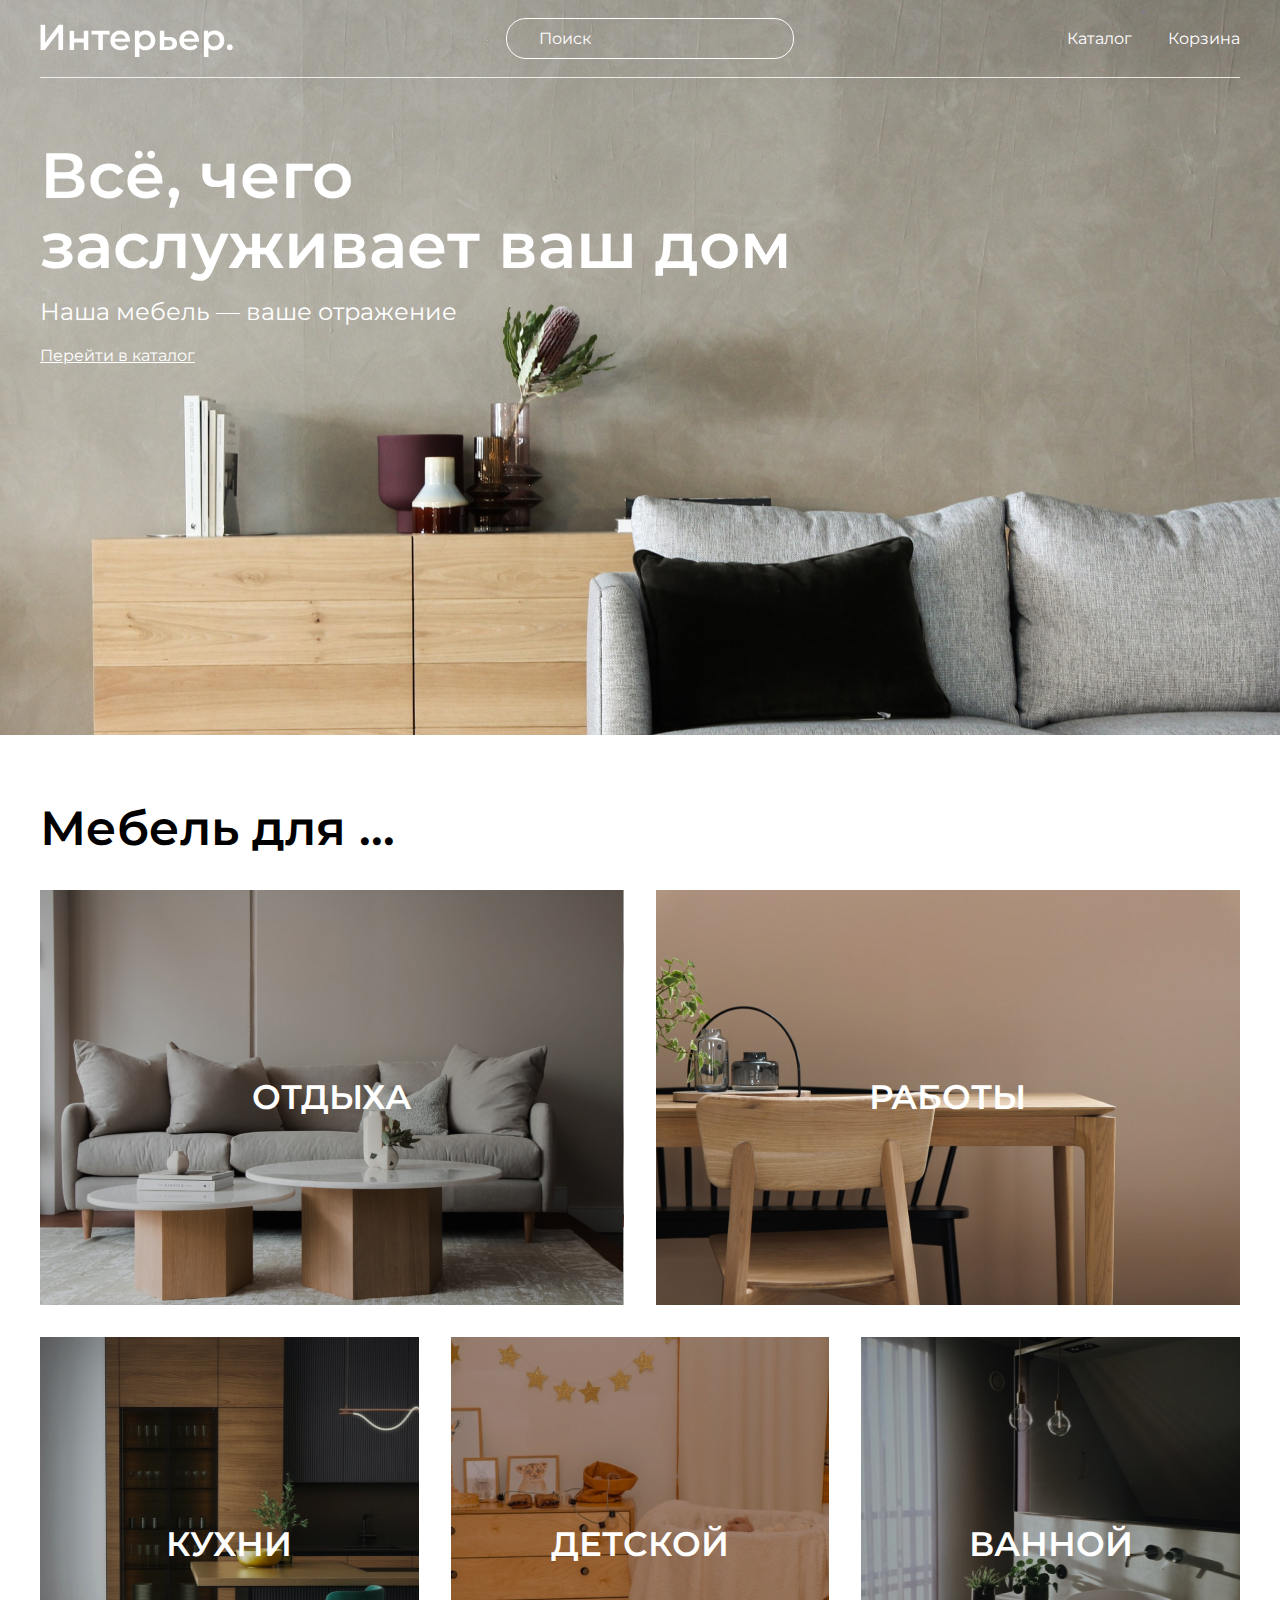
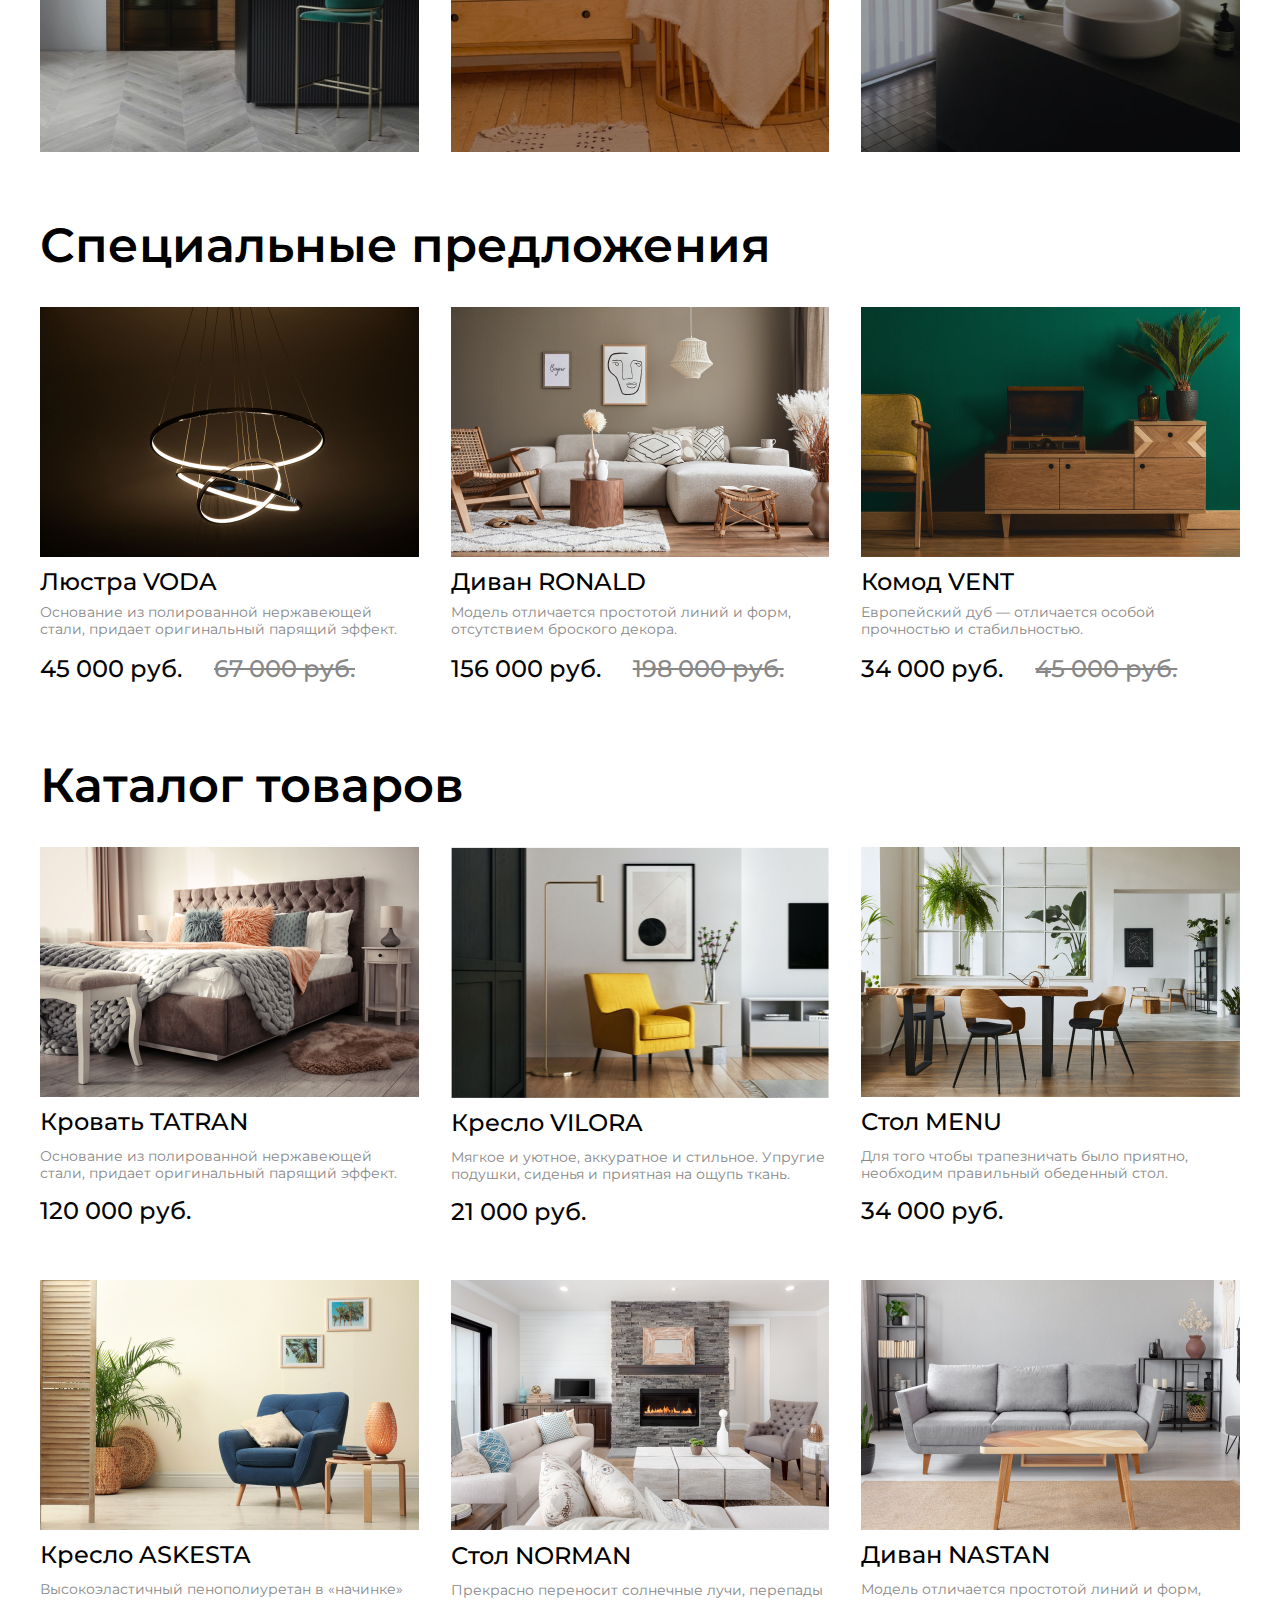
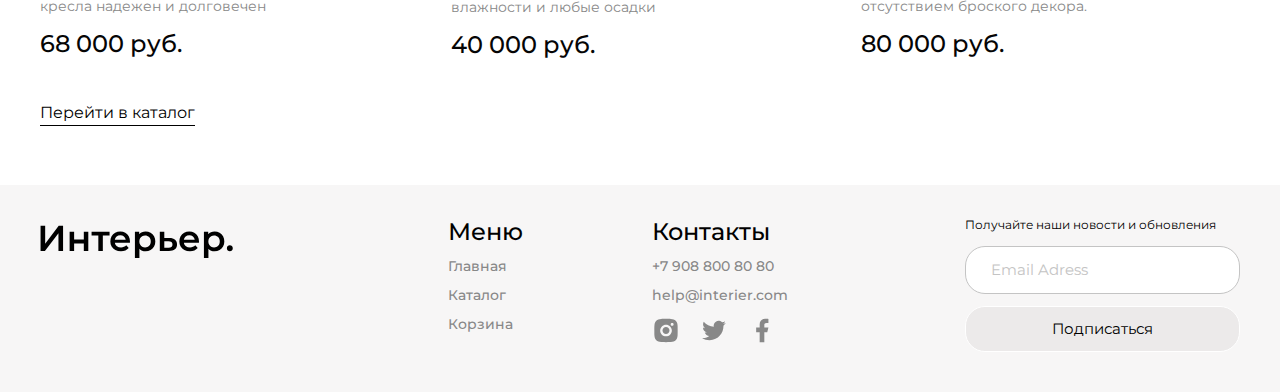
<file: index.html>
<!DOCTYPE html>
<html lang="ru">
  <head>
    <meta charset="UTF-8" />
    <meta http-equiv="X-UA-Compatible" content="IE=edge" />
    <meta name="viewport" content="width=device-width, initial-scale=1.0" />
    <link rel="stylesheet" href="css/normalize.css" />
    <link rel="stylesheet" href="css/style.css" />
    <link type="image/x-icon" rel="shortcut icon" href="/favicon.ico" />
    <link type="Image/x-icon" href="/favicon.ico" rel="icon" />
    <title>Главная страница</title>
    <link rel="preconnect" href="https://fonts.googleapis.com" />
    <link rel="preconnect" href="https://fonts.gstatic.com" crossorigin />
    <link
      href="https://fonts.googleapis.com/css2?family=Montserrat:wght@400;500;600&display=swap"
      rel="stylesheet"
    />
  </head>

  <body>
    <main class="main">
      <div class="top container">
        <header class="header" id="top">
          <div class="flex header__container">
            <a class="logo" href="index.html" title="Логотип Компании">
              <img class="logo__img" src="img/logo.svg" alt="logo" />
            </a>
            <form class="header__form" action="#">
              <input class="top__input" type="text" placeholder="Поиск" />
            </form>
            <nav class="header__nav">
              <a class="nav-link" href="catalog.html" title="Каталог"
                >Каталог</a
              >
              <a class="nav-link" href="cart.html">Корзина</a>
            </nav>
            <div class="menu-mob">
              <a href="#"
                ><svg
                  width="20"
                  height="19"
                  viewBox="0 0 20 19"
                  fill="none"
                  xmlns="http://www.w3.org/2000/svg"
                >
                  <g clip-path="url(#clip0_310_614)">
                    <path
                      d="M5.7515 2.99141C4.59282 4.14838 3.91891 5.70363 3.86709 7.34023C3.81528 8.97682 4.38946 10.5716 5.47264 11.7995C6.55581 13.0275 8.06645 13.7962 9.69672 13.9491C11.2973 14.0991 12.8949 13.6444 14.1757 12.6766L17.5069 16.0085L17.5069 16.0085C17.5897 16.0914 17.6881 16.1571 17.7963 16.2019C17.9046 16.2468 18.0206 16.2698 18.1377 16.2698C18.2549 16.2698 18.3709 16.2468 18.4791 16.2019C18.5873 16.1571 18.6857 16.0914 18.7685 16.0085C18.8514 15.9257 18.9171 15.8274 18.9619 15.7191C19.0068 15.6109 19.0298 15.4949 19.0298 15.3777C19.0298 15.2606 19.0068 15.1446 18.9619 15.0363C18.9171 14.9281 18.8514 14.8298 18.7685 14.7469L18.7685 14.7469L15.4368 11.416C16.4021 10.135 16.8547 8.53846 16.7038 6.93943C16.5501 5.31054 15.7816 3.80139 14.5547 2.719C13.3277 1.63662 11.7345 1.06232 10.0992 1.11292C8.46381 1.16352 6.90917 1.83523 5.7515 2.99141ZM5.7515 2.99141L5.82216 3.06217L5.7515 2.99141ZM13.5895 4.25366C14.0271 4.68416 14.3751 5.19703 14.6135 5.76269C14.8518 6.32835 14.9758 6.93561 14.9783 7.54944C14.9808 8.16327 14.8618 8.77152 14.628 9.3391C14.3943 9.90669 14.0505 10.4224 13.6164 10.8564C13.1824 11.2905 12.6667 11.6343 12.0991 11.868C11.5315 12.1018 10.9233 12.2208 10.3094 12.2183C9.6956 12.2158 9.08834 12.0918 8.52268 11.8535C7.95702 11.6151 7.44415 11.2671 7.01365 10.8295C6.15334 9.95509 5.67341 8.77613 5.6784 7.54944C5.6834 6.32275 6.17291 5.14773 7.04032 4.28033C7.90772 3.41292 9.08274 2.92341 10.3094 2.91841C11.5361 2.91342 12.7151 3.39335 13.5895 4.25366Z"
                      fill="white"
                      stroke="white"
                      stroke-width="0.2"
                    />
                  </g>
                  <defs>
                    <clipPath id="clip0_310_614">
                      <rect
                        width="19"
                        height="19"
                        fill="white"
                        transform="translate(0.800537)"
                      />
                    </clipPath>
                  </defs>
                </svg>
              </a>
              <a href="catalog.html"
                ><svg
                  width="20"
                  height="21"
                  viewBox="0 0 20 21"
                  fill="none"
                  xmlns="http://www.w3.org/2000/svg"
                >
                  <rect
                    x="0.800537"
                    y="0.900024"
                    width="4.57143"
                    height="4.57143"
                    fill="white"
                  />
                  <rect
                    x="0.800537"
                    y="8.21436"
                    width="4.57143"
                    height="4.57143"
                    fill="white"
                  />
                  <rect
                    x="0.800537"
                    y="15.5286"
                    width="4.57143"
                    height="4.57143"
                    fill="white"
                  />
                  <rect
                    x="8.11401"
                    y="8.21436"
                    width="4.57143"
                    height="4.57143"
                    fill="white"
                  />
                  <rect
                    x="8.11401"
                    y="15.5286"
                    width="4.57143"
                    height="4.57143"
                    fill="white"
                  />
                  <rect
                    x="8.11401"
                    y="0.900024"
                    width="4.57143"
                    height="4.57143"
                    fill="white"
                  />
                  <rect
                    x="15.4285"
                    y="8.21436"
                    width="4.57143"
                    height="4.57143"
                    fill="white"
                  />
                  <rect
                    x="15.4285"
                    y="15.5286"
                    width="4.57143"
                    height="4.57143"
                    fill="white"
                  />
                  <rect
                    x="15.4285"
                    y="0.900024"
                    width="4.57143"
                    height="4.57143"
                    fill="white"
                  />
                </svg>
              </a>
              <a href="cart.html">
                <svg
                  width="25"
                  height="25"
                  viewBox="0 0 25 25"
                  fill="none"
                  xmlns="http://www.w3.org/2000/svg"
                >
                  <path
                    d="M14.5834 20.8333C15.1359 20.8333 15.6658 20.6138 16.0566 20.2231C16.4473 19.8324 16.6667 19.3025 16.6667 18.75C16.6667 18.1974 16.4473 17.6675 16.0566 17.2768C15.6658 16.8861 15.1359 16.6666 14.5834 16.6666C14.0309 16.6666 13.501 16.8861 13.1103 17.2768C12.7196 17.6675 12.5001 18.1974 12.5001 18.75C12.5001 19.3025 12.7196 19.8324 13.1103 20.2231C13.501 20.6138 14.0309 20.8333 14.5834 20.8333ZM7.29174 20.8333C7.84428 20.8333 8.37418 20.6138 8.76488 20.2231C9.15558 19.8324 9.37508 19.3025 9.37508 18.75C9.37508 18.1974 9.15558 17.6675 8.76488 17.2768C8.37418 16.8861 7.84428 16.6666 7.29174 16.6666C6.73921 16.6666 6.20931 16.8861 5.81861 17.2768C5.4279 17.6675 5.20841 18.1974 5.20841 18.75C5.20841 19.3025 5.4279 19.8324 5.81861 20.2231C6.20931 20.6138 6.73921 20.8333 7.29174 20.8333ZM20.873 6.16975C21.133 6.16136 21.3796 6.05217 21.5606 5.86525C21.7416 5.67834 21.8428 5.42836 21.8428 5.16819C21.8428 4.90801 21.7416 4.65804 21.5606 4.47112C21.3796 4.28421 21.133 4.17501 20.873 4.16663H19.674C18.7345 4.16663 17.922 4.81871 17.7178 5.73538L16.4126 11.6125C16.2084 12.5291 15.3959 13.1812 14.4563 13.1812H6.63133L5.12924 7.17079H14.8636C15.1212 7.15904 15.3644 7.04844 15.5425 6.86199C15.7206 6.67555 15.82 6.42761 15.82 6.16975C15.82 5.91189 15.7206 5.66395 15.5425 5.47751C15.3644 5.29106 15.1212 5.18046 14.8636 5.16871H5.12924C4.82473 5.16862 4.5242 5.23796 4.25051 5.37145C3.97682 5.50495 3.73716 5.69909 3.54976 5.93911C3.36236 6.17913 3.23215 6.45872 3.16903 6.75662C3.10591 7.05452 3.11154 7.36289 3.1855 7.65829L4.68758 13.6666C4.79586 14.1002 5.046 14.485 5.39821 14.7601C5.75042 15.0351 6.18447 15.1844 6.63133 15.1843H14.4563C15.368 15.1845 16.2524 14.8736 16.9636 14.3032C17.6748 13.7327 18.1701 12.9368 18.3678 12.0468L19.674 6.16975H20.873Z"
                    fill="white"
                  />
                </svg>
              </a>
            </div>
          </div>
        </header>
        <section class="hero">
          <h1 class="hero__title">Всё, чего&nbsp; <br />заслуживает ваш дом</h1>
          <p class="hero__text">Наша мебель — ваше отражение</p>
          <a class="hero__link" href="catalog.html" title="Каталог"
            >Перейти в каталог</a
          >
        </section>
      </div>

      <section class="for">
        <div class="container">
          <h2 class="for__heading">Мебель для ...</h2>
          <ul class="for__list list-reset">
            <li class="for__list-item for__item-1 for__item-big">ОТДЫХА</li>
            <li class="for__list-item for__item-2 for__item-big">РАБОТЫ</li>
            <li class="for__list-item for__item-3">КУХНИ</li>
            <li class="for__list-item for__item-4">ДЕТСКОЙ</li>
            <li class="for__list-item for__item-5">ВАННОЙ</li>
          </ul>
        </div>
      </section>

      <section class="offer">
        <div class="container">
          <h2 class="offer__title subtitle">Специальные предложения</h2>
          <ul class="offer__list list-reset">
            <li class="offer__item">
              <picture>
                <source
                  srcset="img/offer-1-375.jpg"
                  media="(max-width: 576px)"
                />
                <source
                  srcset="img/offer-1-tablet.jpg"
                  media="(max-width: 834px)"
                />
                <img class="offer__img" src="img/chandelier.jpg" alt="Люстра" />
              </picture>

              <h3 class="offer__subtitle">Люстра VODA</h3>
              <p class="offer__text">
                Основание из&nbsp;полированной нержавеющей стали, придает
                оригинальный парящий эффект.
              </p>
              <div class="offer__price">
                <span class="offer__new">45 000 руб.</span>
                <span class="offer__old">67 000 руб.</span>
              </div>
            </li>
            <li class="offer__item">
              <picture>
                <source
                  srcset="img/offer-2-375.jpg"
                  media="(max-width: 576px)"
                />
                <source
                  srcset="img/offer-2-tablet.jpg"
                  media="(max-width: 834px)"
                />
                <img class="offer__img" src="img/sofa.jpg" alt="Диван" />
              </picture>
              <h3 class="offer__subtitle">Диван RONALD</h3>
              <p class="offer__text">
                Модель отличается простотой линий и&nbsp;форм, отсутствием
                броского декора.
              </p>
              <div class="offer__price flex">
                <span class="offer__new">156 000 руб.</span>
                <span class="offer__old">198 000 руб.</span>
              </div>
            </li>
            <li class="offer__item">
              <picture>
                <source
                  srcset="img/offer-3-375.jpg"
                  media="(max-width: 576px)"
                />
                <source
                  srcset="img/offer-3-tablet.jpg"
                  media="(max-width: 834px)"
                />
                <img class="offer__img" src="img/dresser.jpg" alt="Комод" />
              </picture>
              <h3 class="offer__subtitle">Комод VENT</h3>
              <p class="offer__text">
                Европейский дуб&nbsp;&mdash; отличается особой прочностью
                и&nbsp;стабильностью.
              </p>
              <div class="offer__price flex">
                <span class="offer__new">34 000 руб.</span>
                <span class="offer__old">45 000 руб.</span>
              </div>
            </li>
          </ul>
        </div>
      </section>

      <section class="catalog">
        <div class="container">
          <h2 class="catalog__title subtitle">Каталог товаров</h2>
          <ul class="catalog__list list-reset">
            <li class="catalog__item">
              <picture>
                <source
                  srcset="img/catalog-1-375.jpg"
                  media="(max-width: 576px)"
                />
                <source
                  srcset="img/catalog-1-834.jpg"
                  media="(max-width: 834px)"
                />
                <img
                  class="catalog__img"
                  src="img/bed.jpg"
                  alt="photo product"
                />
              </picture>
              <h3 class="catalog__subtitle">Кровать TATRAN</h3>
              <p class="catalog__text">
                Основание из&nbsp;полированной нержавеющей стали, придает
                оригинальный парящий эффект.
              </p>
              <p class="catalog__price">120 000 руб.</p>
            </li>
            <li class="catalog__item">
              <picture>
                <source
                  srcset="img/catalog-2-375.jpg"
                  media="(max-width: 576px)"
                />
                <source
                  srcset="img/catalog-2-834.jpg"
                  media="(max-width: 834px)"
                />
                <img
                  class="catalog__img"
                  src="img/product1.jpg"
                  alt="photo product"
                />
              </picture>
              <h3 class="catalog__subtitle">Кресло VILORA</h3>
              <p class="catalog__text">
                Мягкое и уютное, аккуратное и стильное. Упругие подушки, сиденья
                и приятная на ощупь ткань.
              </p>
              <p class="catalog__price">21 000 руб.</p>
            </li>

            <li class="catalog__item">
              <picture>
                <source
                  srcset="img/catalog-3-375.jpg"
                  media="(max-width: 576px)"
                />
                <source
                  srcset="img/catalog-3-834.jpg"
                  media="(max-width: 834px)"
                />
                <img
                  class="catalog__img"
                  src="img/table.jpg"
                  alt="photo product"
                />
              </picture>
              <h3 class="catalog__subtitle">Стол MENU</h3>
              <p class="catalog__text">
                Для того чтобы трапезничать было приятно, необходим правильный
                обеденный стол.
              </p>
              <p class="catalog__price">34 000 руб.</p>
            </li>
            <li class="catalog__item">
              <picture>
                <source
                  srcset="img/catalog-4-375.jpg"
                  media="(max-width: 576px)"
                />
                <source
                  srcset="img/catalog-4-834.jpg"
                  media="(max-width: 834px)"
                />
                <img
                  class="catalog__img"
                  src="img/armchair.jpg"
                  alt="photo product"
                />
              </picture>
              <h3 class="catalog__subtitle">Кресло ASKESTA</h3>
              <p class="catalog__text">
                Высокоэластичный пенополиуретан в&nbsp;&laquo;начинке&raquo;
                кресла надежен и&nbsp;долговечен
              </p>
              <p class="catalog__price">68 000 руб.</p>
            </li>
            <li class="catalog__item">
              <picture>
                <source
                  srcset="img/catalog-5-375.jpg"
                  media="(max-width: 576px)"
                />
                <source
                  srcset="img/catalog-5-834.jpg"
                  media="(max-width: 834px)"
                />
                <img
                  class="catalog__img"
                  src="img/table-2.jpg"
                  alt="photo product"
                />
              </picture>
              <h3 class="catalog__subtitle">Стол NORMAN</h3>
              <p class="catalog__text">
                Прекрасно переносит солнечные лучи, перепады влажности
                и&nbsp;любые осадки
              </p>
              <p class="catalog__price">40 000 руб.</p>
            </li>
            <li class="catalog__item">
              <picture>
                <source
                  srcset="img/catalog-6-375.jpg"
                  media="(max-width: 576px)"
                />
                <source
                  srcset="img/catalog-6-834.jpg"
                  media="(max-width: 834px)"
                />
                <img
                  class="catalog__img"
                  src="img/sofa-2.jpg"
                  alt="photo product"
                />
              </picture>
              <h3 class="catalog__subtitle">Диван NASTAN</h3>
              <p class="catalog__text">
                Модель отличается простотой линий и&nbsp;форм, отсутствием
                броского декора.
              </p>
              <p class="catalog__price">80 000 руб.</p>
            </li>
          </ul>
          <a class="catalog-link" href="catalog.html">Перейти в каталог</a>
        </div>
      </section>

      <footer class="footer">
        <div class="container footer__container flex">
          <a class="logo" href="index.html" title="Логотип Компании">
            <svg
              class="footer__logo"
              width="193"
              height="33"
              viewbox="0 0 193 33"
              fill="none"
              xmlns="http://www.w3.org/2000/svg"
            >
              <path
                d="M0.564 0.799998H5.172V18.692L18.708 0.799998H23.064V26H18.456V8.144L4.92 26H0.564V0.799998ZM29.6256 6.776H34.1256V14.588H43.8096V6.776H48.3096V26H43.8096V18.404H34.1256V26H29.6256V6.776ZM69.5684 10.592H62.8364V26H58.3364V10.592H51.5684V6.776H69.5684V10.592ZM89.9888 16.496C89.9888 16.808 89.9648 17.252 89.9168 17.828H74.8328C75.0968 19.244 75.7808 20.372 76.8848 21.212C78.0128 22.028 79.4048 22.436 81.0608 22.436C83.1728 22.436 84.9128 21.74 86.2808 20.348L88.6928 23.12C87.8288 24.152 86.7368 24.932 85.4168 25.46C84.0968 25.988 82.6088 26.252 80.9528 26.252C78.8408 26.252 76.9808 25.832 75.3728 24.992C73.7648 24.152 72.5168 22.988 71.6288 21.5C70.7648 19.988 70.3328 18.284 70.3328 16.388C70.3328 14.516 70.7528 12.836 71.5928 11.348C72.4568 9.836 73.6448 8.66 75.1568 7.82C76.6688 6.98 78.3728 6.56 80.2688 6.56C82.1408 6.56 83.8088 6.98 85.2728 7.82C86.7608 8.636 87.9128 9.8 88.7288 11.312C89.5688 12.8 89.9888 14.528 89.9888 16.496ZM80.2688 10.16C78.8288 10.16 77.6048 10.592 76.5968 11.456C75.6128 12.296 75.0128 13.424 74.7968 14.84H85.7048C85.5128 13.448 84.9248 12.32 83.9408 11.456C82.9568 10.592 81.7328 10.16 80.2688 10.16ZM105.567 6.56C107.439 6.56 109.107 6.968 110.571 7.784C112.059 8.6 113.223 9.752 114.063 11.24C114.903 12.728 115.323 14.444 115.323 16.388C115.323 18.332 114.903 20.06 114.063 21.572C113.223 23.06 112.059 24.212 110.571 25.028C109.107 25.844 107.439 26.252 105.567 26.252C102.975 26.252 100.923 25.388 99.4107 23.66V32.984H94.9107V6.776H99.1947V9.296C99.9387 8.384 100.851 7.7 101.931 7.244C103.035 6.788 104.247 6.56 105.567 6.56ZM105.063 22.4C106.719 22.4 108.075 21.848 109.131 20.744C110.211 19.64 110.751 18.188 110.751 16.388C110.751 14.588 110.211 13.136 109.131 12.032C108.075 10.928 106.719 10.376 105.063 10.376C103.983 10.376 103.011 10.628 102.147 11.132C101.283 11.612 100.599 12.308 100.095 13.22C99.5907 14.132 99.3387 15.188 99.3387 16.388C99.3387 17.588 99.5907 18.644 100.095 19.556C100.599 20.468 101.283 21.176 102.147 21.68C103.011 22.16 103.983 22.4 105.063 22.4ZM129.449 13.112C131.897 13.112 133.769 13.664 135.065 14.768C136.385 15.872 137.045 17.432 137.045 19.448C137.045 21.56 136.325 23.192 134.885 24.344C133.445 25.496 131.417 26.06 128.801 26.036L119.801 26V6.776H124.301V13.076L129.449 13.112ZM128.405 22.724C129.725 22.748 130.733 22.472 131.429 21.896C132.125 21.32 132.473 20.48 132.473 19.376C132.473 18.296 132.137 17.504 131.465 17C130.793 16.496 129.773 16.232 128.405 16.208L124.301 16.172V22.688L128.405 22.724ZM159.001 16.496C159.001 16.808 158.977 17.252 158.929 17.828H143.845C144.109 19.244 144.793 20.372 145.897 21.212C147.025 22.028 148.417 22.436 150.073 22.436C152.185 22.436 153.925 21.74 155.293 20.348L157.705 23.12C156.841 24.152 155.749 24.932 154.429 25.46C153.109 25.988 151.621 26.252 149.965 26.252C147.853 26.252 145.993 25.832 144.385 24.992C142.777 24.152 141.529 22.988 140.641 21.5C139.777 19.988 139.345 18.284 139.345 16.388C139.345 14.516 139.765 12.836 140.605 11.348C141.469 9.836 142.657 8.66 144.169 7.82C145.681 6.98 147.385 6.56 149.281 6.56C151.153 6.56 152.821 6.98 154.285 7.82C155.773 8.636 156.925 9.8 157.741 11.312C158.581 12.8 159.001 14.528 159.001 16.496ZM149.281 10.16C147.841 10.16 146.617 10.592 145.609 11.456C144.625 12.296 144.025 13.424 143.809 14.84H154.717C154.525 13.448 153.937 12.32 152.953 11.456C151.969 10.592 150.745 10.16 149.281 10.16ZM174.578 6.56C176.45 6.56 178.118 6.968 179.582 7.784C181.07 8.6 182.234 9.752 183.074 11.24C183.914 12.728 184.334 14.444 184.334 16.388C184.334 18.332 183.914 20.06 183.074 21.572C182.234 23.06 181.07 24.212 179.582 25.028C178.118 25.844 176.45 26.252 174.578 26.252C171.986 26.252 169.934 25.388 168.422 23.66V32.984H163.922V6.776H168.206V9.296C168.95 8.384 169.862 7.7 170.942 7.244C172.046 6.788 173.258 6.56 174.578 6.56ZM174.074 22.4C175.73 22.4 177.086 21.848 178.142 20.744C179.222 19.64 179.762 18.188 179.762 16.388C179.762 14.588 179.222 13.136 178.142 12.032C177.086 10.928 175.73 10.376 174.074 10.376C172.994 10.376 172.022 10.628 171.158 11.132C170.294 11.612 169.61 12.308 169.106 13.22C168.602 14.132 168.35 15.188 168.35 16.388C168.35 17.588 168.602 18.644 169.106 19.556C169.61 20.468 170.294 21.176 171.158 21.68C172.022 22.16 172.994 22.4 174.074 22.4ZM189.83 26.252C189.014 26.252 188.318 25.976 187.742 25.424C187.166 24.848 186.878 24.128 186.878 23.264C186.878 22.376 187.154 21.656 187.706 21.104C188.282 20.552 188.99 20.276 189.83 20.276C190.67 20.276 191.366 20.552 191.918 21.104C192.494 21.656 192.782 22.376 192.782 23.264C192.782 24.128 192.494 24.848 191.918 25.424C191.342 25.976 190.646 26.252 189.83 26.252Z"
                fill="#000000"
              />
            </svg>
          </a>
          <div class="footer__content flex">
            <div class="footer__info flex">
              <nav class="footer__nav flex">
                <h3 class="footer__caption">Меню</h3>
                <a class="footer__link" href="index.html">Главная</a>
                <a class="footer__link" href="catalog.html">Каталог</a>
                <a class="footer__link" href="#">Корзина</a>
              </nav>
              <div class="footer__contacts flex">
                <h3 class="footer__caption">Контакты</h3>
                <a class="footer__link" href="tel:+79088008080"
                  >+7 908 800 80 80</a
                >
                <a class="footer__link" href="mailto:help@interier.com"
                  >help@interier.com</a
                >
                <div class="footer__social flex">
                  <a
                    class="footer__link-svg"
                    href="#"
                    title="Ссылка на соцсеть Инстаграмм"
                  >
                    <svg
                      width="28"
                      height="29"
                      viewBox="0 0 28 29"
                      fill="none"
                      xmlns="http://www.w3.org/2000/svg"
                    >
                      <g clip-path="url(#clip0_5139_60)">
                        <path
                          d="M14 2.83398C17.1698 2.83398 17.5653 2.84565 18.809 2.90398C20.0515 2.96232 20.8973 3.15715 21.6417 3.44648C22.4117 3.74282 23.0603 4.14415 23.709 4.79165C24.3022 5.37486 24.7613 6.08034 25.0542 6.85898C25.3423 7.60215 25.5383 8.44915 25.5967 9.69165C25.6515 10.9353 25.6667 11.3308 25.6667 14.5007C25.6667 17.6705 25.655 18.066 25.5967 19.3097C25.5383 20.5522 25.3423 21.398 25.0542 22.1423C24.7621 22.9214 24.303 23.627 23.709 24.2097C23.1256 24.8027 22.4202 25.2617 21.6417 25.5548C20.8985 25.843 20.0515 26.039 18.809 26.0973C17.5653 26.1522 17.1698 26.1673 14 26.1673C10.8302 26.1673 10.4347 26.1557 9.191 26.0973C7.9485 26.039 7.10267 25.843 6.35834 25.5548C5.57938 25.2625 4.87378 24.8034 4.291 24.2097C3.69764 23.6265 3.23859 22.921 2.94584 22.1423C2.6565 21.3992 2.46167 20.5522 2.40334 19.3097C2.3485 18.066 2.33334 17.6705 2.33334 14.5007C2.33334 11.3308 2.345 10.9353 2.40334 9.69165C2.46167 8.44798 2.6565 7.60332 2.94584 6.85898C3.23778 6.07986 3.69694 5.37419 4.291 4.79165C4.87395 4.19809 5.5795 3.739 6.35834 3.44648C7.10267 3.15715 7.94734 2.96232 9.191 2.90398C10.4347 2.84915 10.8302 2.83398 14 2.83398ZM14 8.66732C12.4529 8.66732 10.9692 9.2819 9.87521 10.3759C8.78125 11.4698 8.16667 12.9536 8.16667 14.5007C8.16667 16.0477 8.78125 17.5315 9.87521 18.6254C10.9692 19.7194 12.4529 20.334 14 20.334C15.5471 20.334 17.0308 19.7194 18.1248 18.6254C19.2188 17.5315 19.8333 16.0477 19.8333 14.5007C19.8333 12.9536 19.2188 11.4698 18.1248 10.3759C17.0308 9.2819 15.5471 8.66732 14 8.66732ZM21.5833 8.37565C21.5833 7.98888 21.4297 7.61794 21.1562 7.34445C20.8827 7.07096 20.5118 6.91732 20.125 6.91732C19.7382 6.91732 19.3673 7.07096 19.0938 7.34445C18.8203 7.61794 18.6667 7.98888 18.6667 8.37565C18.6667 8.76243 18.8203 9.13336 19.0938 9.40685C19.3673 9.68034 19.7382 9.83398 20.125 9.83398C20.5118 9.83398 20.8827 9.68034 21.1562 9.40685C21.4297 9.13336 21.5833 8.76243 21.5833 8.37565ZM14 11.0007C14.9283 11.0007 15.8185 11.3694 16.4749 12.0258C17.1313 12.6822 17.5 13.5724 17.5 14.5007C17.5 15.4289 17.1313 16.3191 16.4749 16.9755C15.8185 17.6319 14.9283 18.0007 14 18.0007C13.0717 18.0007 12.1815 17.6319 11.5251 16.9755C10.8688 16.3191 10.5 15.4289 10.5 14.5007C10.5 13.5724 10.8688 12.6822 11.5251 12.0258C12.1815 11.3694 13.0717 11.0007 14 11.0007Z"
                          fill="#888888"
                        />
                      </g>
                      <defs>
                        <clipPath id="clip0_5139_60">
                          <rect
                            width="28"
                            height="28"
                            fill="white"
                            transform="translate(0 0.50061)"
                          />
                        </clipPath>
                      </defs>
                    </svg>
                  </a>
                  <a
                    class="footer__link-svg"
                    href="#"
                    title="Ссылка на соцсеть Твиттер"
                  >
                    <svg
                      width="28"
                      height="29"
                      viewBox="0 0 28 29"
                      fill="none"
                      xmlns="http://www.w3.org/2000/svg"
                    >
                      <g clip-path="url(#clip0_5139_57)">
                        <path
                          d="M25.8557 7.09919C24.965 7.49317 24.0205 7.75191 23.0533 7.86686C24.0727 7.2572 24.8357 6.29771 25.2 5.16719C24.2433 5.73652 23.1945 6.13552 22.1013 6.35136C21.3671 5.5657 20.3938 5.04465 19.3328 4.86921C18.2718 4.69377 17.1826 4.87376 16.2345 5.38122C15.2864 5.88868 14.5325 6.69516 14.09 7.67528C13.6475 8.65541 13.5412 9.75427 13.7877 10.801C11.8476 10.7038 9.94973 10.1996 8.21718 9.3213C6.48462 8.44296 4.95616 7.21008 3.73101 5.70269C3.29735 6.44755 3.06946 7.29429 3.07067 8.15619C3.07067 9.84786 3.93167 11.3424 5.24067 12.2174C4.46602 12.193 3.70841 11.9838 3.03101 11.6072V11.6679C3.03124 12.7945 3.42111 13.8864 4.1345 14.7584C4.84789 15.6304 5.8409 16.2289 6.94517 16.4524C6.22606 16.6472 5.47203 16.676 4.74017 16.5364C5.05152 17.5061 5.65835 18.3543 6.4757 18.962C7.29305 19.5697 8.27999 19.9066 9.29834 19.9255C8.28624 20.7204 7.12738 21.308 5.88804 21.6547C4.64869 22.0014 3.35316 22.1005 2.07551 21.9462C4.30582 23.3805 6.90212 24.142 9.55384 24.1395C18.529 24.1395 23.4372 16.7044 23.4372 10.2562C23.4372 10.0462 23.4313 9.83386 23.422 9.62619C24.3773 8.93572 25.2019 8.08038 25.8568 7.10036L25.8557 7.09919Z"
                          fill="#888888"
                        />
                      </g>
                      <defs>
                        <clipPath id="clip0_5139_57">
                          <rect
                            width="28"
                            height="28"
                            fill="white"
                            transform="translate(0 0.500488)"
                          />
                        </clipPath>
                      </defs>
                    </svg>
                  </a>
                  <a
                    class="footer__link-svg"
                    href="#"
                    title="Ссылка на соцсеть Инстаграмм"
                  >
                    <svg
                      width="28"
                      height="29"
                      viewBox="0 0 28 29"
                      fill="none"
                      xmlns="http://www.w3.org/2000/svg"
                    >
                      <g clip-path="url(#clip0_5139_54)">
                        <path
                          d="M16.3333 16.2218H19.25L20.4167 11.5552H16.3333V9.22184C16.3333 8.02018 16.3333 6.88851 18.6667 6.88851H20.4167V2.96851C20.0363 2.91834 18.6002 2.80518 17.0835 2.80518C13.916 2.80518 11.6667 4.73834 11.6667 8.28851V11.5552H8.16666V16.2218H11.6667V26.1385H16.3333V16.2218Z"
                          fill="#888888"
                        />
                      </g>
                      <defs>
                        <clipPath id="clip0_5139_54">
                          <rect
                            width="28"
                            height="28"
                            fill="white"
                            transform="translate(0 0.471802)"
                          />
                        </clipPath>
                      </defs>
                    </svg>
                  </a>
                </div>
              </div>
            </div>
            <form class="footer__form flex" action="#">
              <p class="footer__form-text">
                Получайте наши новости и обновления
              </p>
              <input
                class="footer__input"
                type="email"
                placeholder="Email Adress"
              />
              <button class="footer__btn btn-reset" type="submit">
                Подписаться
              </button>
            </form>
          </div>
        </div>
      </footer>
    </main>

    <script src="js/task.js"></script>
    <script src="js/hw2.8.js"></script>
    <script src="js/methodsArrays.js"></script>
    <script src="js/codewars.js"></script>
    <script src="js/hw2.7.js"></script>
    <script src="js/hw2.6.js"></script>
    <script src="js/main.js"></script>
  </body>
</html>
</file>
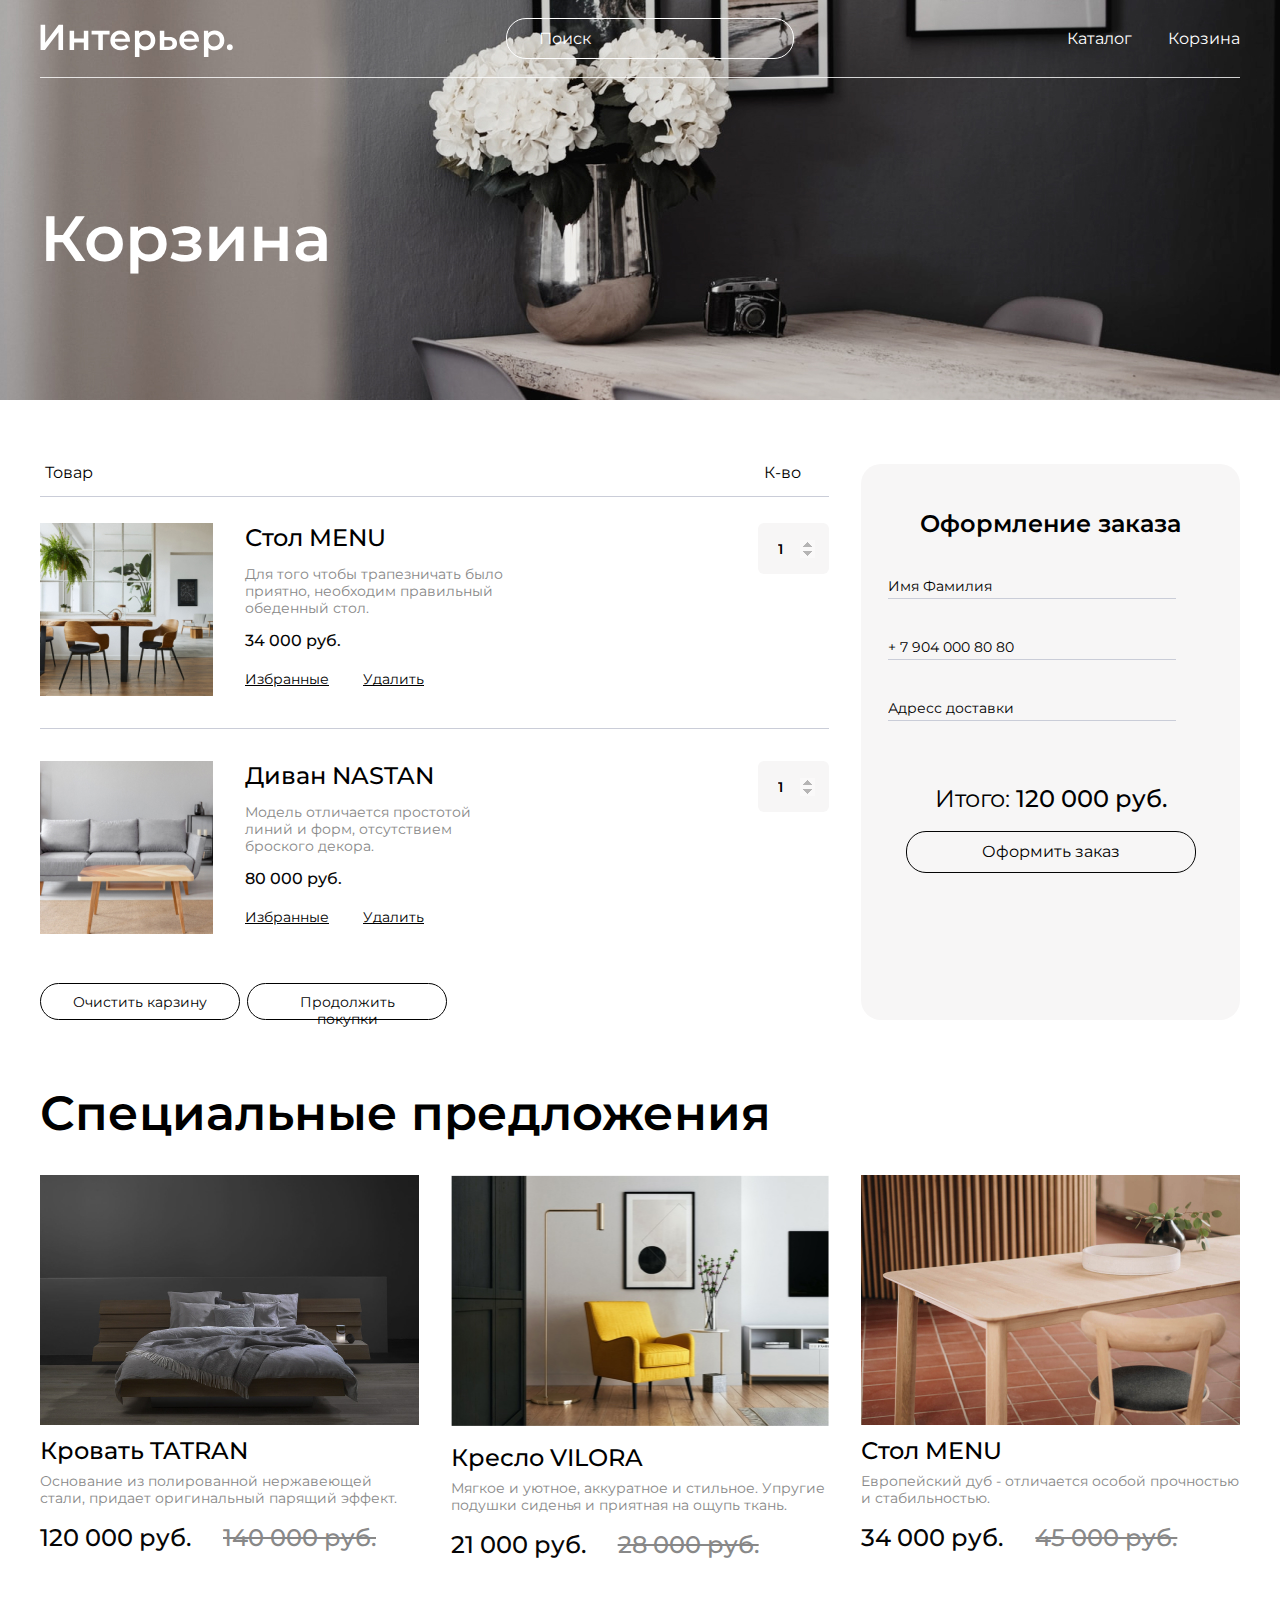
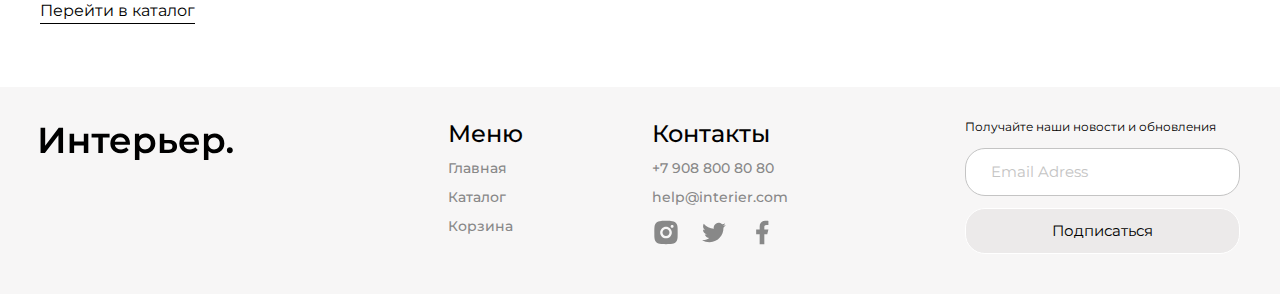
<file: cart.html>
<!DOCTYPE html>
<html lang="ru">
  <head>
    <meta charset="UTF-8" />
    <meta http-equiv="X-UA-Compatible" content="IE=edge" />
    <meta name="viewport" content="width=device-width, initial-scale=1.0" />
    <link rel="stylesheet" href="css/normalize.css" />
    <link rel="stylesheet" href="css/style.css" />
    <link type="image/x-icon" rel="shortcut icon" href="/favicon.ico" />
    <link type="Image/x-icon" href="/favicon.ico" rel="icon" />
    <title>Страница корзины</title>
    <link rel="preconnect" href="https://fonts.googleapis.com" />
    <link rel="preconnect" href="https://fonts.gstatic.com" crossorigin />
    <link
      href="https://fonts.googleapis.com/css2?family=Montserrat:wght@400;500;600&display=swap"
      rel="stylesheet"
    />
  </head>

  <body>
    <main class="main">
      <section class="top-cart container">
        <header class="header">
          <div class="container flex header__container">
            <a class="logo" href="index.html" title="Логотип Компании">
              <img class="logo__img" src="img/logo.svg" alt="logo" />
            </a>
            <form class="header__form" action="#">
              <input class="top__input" type="text" placeholder="Поиск" />
            </form>
            <nav class="header__nav">
              <a class="nav-link" href="catalog.html" title="Каталог"
                >Каталог</a
              >
              <a class="nav-link" href="#">Корзина</a>
            </nav>
            <div class="menu-mob">
              <a href="#"
                ><svg
                  width="20"
                  height="19"
                  viewBox="0 0 20 19"
                  fill="none"
                  xmlns="http://www.w3.org/2000/svg"
                >
                  <g clip-path="url(#clip0_310_614)">
                    <path
                      d="M5.7515 2.99141C4.59282 4.14838 3.91891 5.70363 3.86709 7.34023C3.81528 8.97682 4.38946 10.5716 5.47264 11.7995C6.55581 13.0275 8.06645 13.7962 9.69672 13.9491C11.2973 14.0991 12.8949 13.6444 14.1757 12.6766L17.5069 16.0085L17.5069 16.0085C17.5897 16.0914 17.6881 16.1571 17.7963 16.2019C17.9046 16.2468 18.0206 16.2698 18.1377 16.2698C18.2549 16.2698 18.3709 16.2468 18.4791 16.2019C18.5873 16.1571 18.6857 16.0914 18.7685 16.0085C18.8514 15.9257 18.9171 15.8274 18.9619 15.7191C19.0068 15.6109 19.0298 15.4949 19.0298 15.3777C19.0298 15.2606 19.0068 15.1446 18.9619 15.0363C18.9171 14.9281 18.8514 14.8298 18.7685 14.7469L18.7685 14.7469L15.4368 11.416C16.4021 10.135 16.8547 8.53846 16.7038 6.93943C16.5501 5.31054 15.7816 3.80139 14.5547 2.719C13.3277 1.63662 11.7345 1.06232 10.0992 1.11292C8.46381 1.16352 6.90917 1.83523 5.7515 2.99141ZM5.7515 2.99141L5.82216 3.06217L5.7515 2.99141ZM13.5895 4.25366C14.0271 4.68416 14.3751 5.19703 14.6135 5.76269C14.8518 6.32835 14.9758 6.93561 14.9783 7.54944C14.9808 8.16327 14.8618 8.77152 14.628 9.3391C14.3943 9.90669 14.0505 10.4224 13.6164 10.8564C13.1824 11.2905 12.6667 11.6343 12.0991 11.868C11.5315 12.1018 10.9233 12.2208 10.3094 12.2183C9.6956 12.2158 9.08834 12.0918 8.52268 11.8535C7.95702 11.6151 7.44415 11.2671 7.01365 10.8295C6.15334 9.95509 5.67341 8.77613 5.6784 7.54944C5.6834 6.32275 6.17291 5.14773 7.04032 4.28033C7.90772 3.41292 9.08274 2.92341 10.3094 2.91841C11.5361 2.91342 12.7151 3.39335 13.5895 4.25366Z"
                      fill="white"
                      stroke="white"
                      stroke-width="0.2"
                    />
                  </g>
                  <defs>
                    <clipPath id="clip0_310_614">
                      <rect
                        width="19"
                        height="19"
                        fill="white"
                        transform="translate(0.800537)"
                      />
                    </clipPath>
                  </defs>
                </svg>
              </a>
              <a href="catalog.html"
                ><svg
                  width="20"
                  height="21"
                  viewBox="0 0 20 21"
                  fill="none"
                  xmlns="http://www.w3.org/2000/svg"
                >
                  <rect
                    x="0.800537"
                    y="0.900024"
                    width="4.57143"
                    height="4.57143"
                    fill="white"
                  />
                  <rect
                    x="0.800537"
                    y="8.21436"
                    width="4.57143"
                    height="4.57143"
                    fill="white"
                  />
                  <rect
                    x="0.800537"
                    y="15.5286"
                    width="4.57143"
                    height="4.57143"
                    fill="white"
                  />
                  <rect
                    x="8.11401"
                    y="8.21436"
                    width="4.57143"
                    height="4.57143"
                    fill="white"
                  />
                  <rect
                    x="8.11401"
                    y="15.5286"
                    width="4.57143"
                    height="4.57143"
                    fill="white"
                  />
                  <rect
                    x="8.11401"
                    y="0.900024"
                    width="4.57143"
                    height="4.57143"
                    fill="white"
                  />
                  <rect
                    x="15.4285"
                    y="8.21436"
                    width="4.57143"
                    height="4.57143"
                    fill="white"
                  />
                  <rect
                    x="15.4285"
                    y="15.5286"
                    width="4.57143"
                    height="4.57143"
                    fill="white"
                  />
                  <rect
                    x="15.4285"
                    y="0.900024"
                    width="4.57143"
                    height="4.57143"
                    fill="white"
                  />
                </svg>
              </a>
              <a href="cart.html">
                <svg
                  width="25"
                  height="25"
                  viewBox="0 0 25 25"
                  fill="none"
                  xmlns="http://www.w3.org/2000/svg"
                >
                  <path
                    d="M14.5834 20.8333C15.1359 20.8333 15.6658 20.6138 16.0566 20.2231C16.4473 19.8324 16.6667 19.3025 16.6667 18.75C16.6667 18.1974 16.4473 17.6675 16.0566 17.2768C15.6658 16.8861 15.1359 16.6666 14.5834 16.6666C14.0309 16.6666 13.501 16.8861 13.1103 17.2768C12.7196 17.6675 12.5001 18.1974 12.5001 18.75C12.5001 19.3025 12.7196 19.8324 13.1103 20.2231C13.501 20.6138 14.0309 20.8333 14.5834 20.8333ZM7.29174 20.8333C7.84428 20.8333 8.37418 20.6138 8.76488 20.2231C9.15558 19.8324 9.37508 19.3025 9.37508 18.75C9.37508 18.1974 9.15558 17.6675 8.76488 17.2768C8.37418 16.8861 7.84428 16.6666 7.29174 16.6666C6.73921 16.6666 6.20931 16.8861 5.81861 17.2768C5.4279 17.6675 5.20841 18.1974 5.20841 18.75C5.20841 19.3025 5.4279 19.8324 5.81861 20.2231C6.20931 20.6138 6.73921 20.8333 7.29174 20.8333ZM20.873 6.16975C21.133 6.16136 21.3796 6.05217 21.5606 5.86525C21.7416 5.67834 21.8428 5.42836 21.8428 5.16819C21.8428 4.90801 21.7416 4.65804 21.5606 4.47112C21.3796 4.28421 21.133 4.17501 20.873 4.16663H19.674C18.7345 4.16663 17.922 4.81871 17.7178 5.73538L16.4126 11.6125C16.2084 12.5291 15.3959 13.1812 14.4563 13.1812H6.63133L5.12924 7.17079H14.8636C15.1212 7.15904 15.3644 7.04844 15.5425 6.86199C15.7206 6.67555 15.82 6.42761 15.82 6.16975C15.82 5.91189 15.7206 5.66395 15.5425 5.47751C15.3644 5.29106 15.1212 5.18046 14.8636 5.16871H5.12924C4.82473 5.16862 4.5242 5.23796 4.25051 5.37145C3.97682 5.50495 3.73716 5.69909 3.54976 5.93911C3.36236 6.17913 3.23215 6.45872 3.16903 6.75662C3.10591 7.05452 3.11154 7.36289 3.1855 7.65829L4.68758 13.6666C4.79586 14.1002 5.046 14.485 5.39821 14.7601C5.75042 15.0351 6.18447 15.1844 6.63133 15.1843H14.4563C15.368 15.1845 16.2524 14.8736 16.9636 14.3032C17.6748 13.7327 18.1701 12.9368 18.3678 12.0468L19.674 6.16975H20.873Z"
                    fill="white"
                  />
                </svg>
              </a>
            </div>
          </div>
        </header>
        <h1 class="heading-big">Корзина</h1>
      </section>

      <section class="cart container">
        <div class="cart__content">
          <div class="cart__name-box">
            <span>Товар</span>
            <span>К-во</span>
          </div>
          <div class="cart__item">
            <div class="cart__left">
              <img class="cart__img" src="img/cart-1.jpg" alt="cart-image" />
              <div class="cart__info">
                <a href="#" class="cart__info-title">Стол MENU</a>
                <p class="cart__info-text">
                  Для того чтобы трапезничать было приятно, необходим правильный
                  обеденный стол.
                </p>
                <span class="cart__info-price">34 000 руб.</span>
                <div class="cart__link-box">
                  <a href="#" class="cart__link">Избранные</a>
                  <a href="#" class="cart__link">Удалить</a>
                </div>
              </div>
            </div>
            <input class="cart__item-input" type="number" value="1" min="1" />
          </div>
          <div class="cart__item cart__item-2">
            <div class="cart__left">
              <img class="cart__img" src="img/cart-2.jpg" alt="cart-image" />
              <div class="cart__info">
                <a href="#" class="cart__info-title">Диван NASTAN</a>
                <p class="cart__info-text">
                  Модель отличается простотой линий и форм, отсутствием броского
                  декора.
                </p>
                <span class="cart__info-price">80 000 руб.</span>
                <div class="cart__link-box">
                  <a href="#" class="cart__link">Избранные</a>
                  <a href="#" class="cart__link">Удалить</a>
                </div>
              </div>
            </div>
            <input class="cart__item-input" type="number" value="1" min="1" />
          </div>
          <div class="cart__btn-box">
            <button class="btn-reset cart__btn">Очистить карзину</button>
            <button class="btn-reset cart__btn">Продолжить покупки</button>
          </div>
        </div>
        <div class="cart__form-box">
          <h3 class="cart__form-title">Оформление заказа</h3>
          <form action="#" class="cart__form">
            <input
              class="cart__input"
              type="text"
              name="name"
              placeholder="Имя Фамилия"
            />
            <input
              class="cart__input"
              type="tel"
              placeholder="+ 7 904 000 80 80"
            />
            <input
              class="cart__input"
              type="text"
              name="adress"
              placeholder="Адресс доставки"
            />
          </form>
          <div class="cart__check">
            <div class="total">
              Итого: <span class="total__price">120 000 руб.</span>
            </div>
            <button class="cart__form-btn btn-reset heartbeat">
              Оформить заказ
            </button>
          </div>
        </div>
      </section>

      <section class="offer offer__cart">
        <div class="container">
          <h2 class="offer__title subtitle">Специальные предложения</h2>
          <ul class="offer__list list-reset">
            <li class="offer__item">
              <picture>
                <source
                  srcset="img/catalog-black-bad-375.jpg"
                  media="(max-width: 576px)"
                />
                <source
                  srcset="img/catalog-black-bad-834.jpg"
                  media="(max-width: 834px)"
                />
                <img class="offer__img" src="img/catalog-1.jpg" alt="кровать" />
              </picture>
              <h3 class="offer__subtitle">Кровать TATRAN</h3>
              <p class="offer__text">
                Основание из&nbsp;полированной нержавеющей стали, придает
                оригинальный парящий эффект.
              </p>
              <div class="offer__price">
                <span class="offer__new">120 000 руб.</span>
                <span class="offer__old">140 000 руб.</span>
              </div>
            </li>
            <li class="offer__item">
              <picture>
                <source
                  srcset="img/catalog-2-375.jpg"
                  media="(max-width: 576px)"
                />
                <source
                  srcset="img/catalog-2-834.jpg"
                  media="(max-width: 834px)"
                />
                <img
                  class="catalog__img"
                  src="img/product1.jpg"
                  alt="photo product"
                />
              </picture>
              <h3 class="offer__subtitle">Кресло VILORA</h3>
              <p class="offer__text">
                Мягкое и уютное, аккуратное и стильное. Упругие подушки сиденья
                и приятная на ощупь ткань.
              </p>
              <div class="offer__price flex">
                <span class="offer__new">21 000 руб.</span>
                <span class="offer__old">28 000 руб.</span>
              </div>
            </li>
            <li class="offer__item">
              <picture>
                <source
                  srcset="img/catalog-2-375.jpg"
                  media="(max-width: 576px)"
                />
                <source
                  srcset="img/catalog-2-834.jpg"
                  media="(max-width: 834px)"
                />
                <img class="offer__img" src="img/catalog-3.jpg" alt="стол" />
              </picture>
              <h3 class="offer__subtitle">Стол MENU</h3>
              <p class="offer__text">
                Европейский дуб - отличается особой прочностью и стабильностью.
              </p>
              <div class="offer__price flex">
                <span class="offer__new">34 000 руб.</span>
                <span class="offer__old">45 000 руб.</span>
              </div>
            </li>
          </ul>
          <a class="catalog-link" href="catalog.html">Перейти в каталог</a>
        </div>
      </section>

      <footer class="footer">
        <div class="container footer__container flex">
          <a class="logo" href="index.html" title="Логотип Компании">
            <svg
              class="footer__logo"
              width="193"
              height="33"
              viewbox="0 0 193 33"
              fill="none"
              xmlns="http://www.w3.org/2000/svg"
            >
              <path
                d="M0.564 0.799998H5.172V18.692L18.708 0.799998H23.064V26H18.456V8.144L4.92 26H0.564V0.799998ZM29.6256 6.776H34.1256V14.588H43.8096V6.776H48.3096V26H43.8096V18.404H34.1256V26H29.6256V6.776ZM69.5684 10.592H62.8364V26H58.3364V10.592H51.5684V6.776H69.5684V10.592ZM89.9888 16.496C89.9888 16.808 89.9648 17.252 89.9168 17.828H74.8328C75.0968 19.244 75.7808 20.372 76.8848 21.212C78.0128 22.028 79.4048 22.436 81.0608 22.436C83.1728 22.436 84.9128 21.74 86.2808 20.348L88.6928 23.12C87.8288 24.152 86.7368 24.932 85.4168 25.46C84.0968 25.988 82.6088 26.252 80.9528 26.252C78.8408 26.252 76.9808 25.832 75.3728 24.992C73.7648 24.152 72.5168 22.988 71.6288 21.5C70.7648 19.988 70.3328 18.284 70.3328 16.388C70.3328 14.516 70.7528 12.836 71.5928 11.348C72.4568 9.836 73.6448 8.66 75.1568 7.82C76.6688 6.98 78.3728 6.56 80.2688 6.56C82.1408 6.56 83.8088 6.98 85.2728 7.82C86.7608 8.636 87.9128 9.8 88.7288 11.312C89.5688 12.8 89.9888 14.528 89.9888 16.496ZM80.2688 10.16C78.8288 10.16 77.6048 10.592 76.5968 11.456C75.6128 12.296 75.0128 13.424 74.7968 14.84H85.7048C85.5128 13.448 84.9248 12.32 83.9408 11.456C82.9568 10.592 81.7328 10.16 80.2688 10.16ZM105.567 6.56C107.439 6.56 109.107 6.968 110.571 7.784C112.059 8.6 113.223 9.752 114.063 11.24C114.903 12.728 115.323 14.444 115.323 16.388C115.323 18.332 114.903 20.06 114.063 21.572C113.223 23.06 112.059 24.212 110.571 25.028C109.107 25.844 107.439 26.252 105.567 26.252C102.975 26.252 100.923 25.388 99.4107 23.66V32.984H94.9107V6.776H99.1947V9.296C99.9387 8.384 100.851 7.7 101.931 7.244C103.035 6.788 104.247 6.56 105.567 6.56ZM105.063 22.4C106.719 22.4 108.075 21.848 109.131 20.744C110.211 19.64 110.751 18.188 110.751 16.388C110.751 14.588 110.211 13.136 109.131 12.032C108.075 10.928 106.719 10.376 105.063 10.376C103.983 10.376 103.011 10.628 102.147 11.132C101.283 11.612 100.599 12.308 100.095 13.22C99.5907 14.132 99.3387 15.188 99.3387 16.388C99.3387 17.588 99.5907 18.644 100.095 19.556C100.599 20.468 101.283 21.176 102.147 21.68C103.011 22.16 103.983 22.4 105.063 22.4ZM129.449 13.112C131.897 13.112 133.769 13.664 135.065 14.768C136.385 15.872 137.045 17.432 137.045 19.448C137.045 21.56 136.325 23.192 134.885 24.344C133.445 25.496 131.417 26.06 128.801 26.036L119.801 26V6.776H124.301V13.076L129.449 13.112ZM128.405 22.724C129.725 22.748 130.733 22.472 131.429 21.896C132.125 21.32 132.473 20.48 132.473 19.376C132.473 18.296 132.137 17.504 131.465 17C130.793 16.496 129.773 16.232 128.405 16.208L124.301 16.172V22.688L128.405 22.724ZM159.001 16.496C159.001 16.808 158.977 17.252 158.929 17.828H143.845C144.109 19.244 144.793 20.372 145.897 21.212C147.025 22.028 148.417 22.436 150.073 22.436C152.185 22.436 153.925 21.74 155.293 20.348L157.705 23.12C156.841 24.152 155.749 24.932 154.429 25.46C153.109 25.988 151.621 26.252 149.965 26.252C147.853 26.252 145.993 25.832 144.385 24.992C142.777 24.152 141.529 22.988 140.641 21.5C139.777 19.988 139.345 18.284 139.345 16.388C139.345 14.516 139.765 12.836 140.605 11.348C141.469 9.836 142.657 8.66 144.169 7.82C145.681 6.98 147.385 6.56 149.281 6.56C151.153 6.56 152.821 6.98 154.285 7.82C155.773 8.636 156.925 9.8 157.741 11.312C158.581 12.8 159.001 14.528 159.001 16.496ZM149.281 10.16C147.841 10.16 146.617 10.592 145.609 11.456C144.625 12.296 144.025 13.424 143.809 14.84H154.717C154.525 13.448 153.937 12.32 152.953 11.456C151.969 10.592 150.745 10.16 149.281 10.16ZM174.578 6.56C176.45 6.56 178.118 6.968 179.582 7.784C181.07 8.6 182.234 9.752 183.074 11.24C183.914 12.728 184.334 14.444 184.334 16.388C184.334 18.332 183.914 20.06 183.074 21.572C182.234 23.06 181.07 24.212 179.582 25.028C178.118 25.844 176.45 26.252 174.578 26.252C171.986 26.252 169.934 25.388 168.422 23.66V32.984H163.922V6.776H168.206V9.296C168.95 8.384 169.862 7.7 170.942 7.244C172.046 6.788 173.258 6.56 174.578 6.56ZM174.074 22.4C175.73 22.4 177.086 21.848 178.142 20.744C179.222 19.64 179.762 18.188 179.762 16.388C179.762 14.588 179.222 13.136 178.142 12.032C177.086 10.928 175.73 10.376 174.074 10.376C172.994 10.376 172.022 10.628 171.158 11.132C170.294 11.612 169.61 12.308 169.106 13.22C168.602 14.132 168.35 15.188 168.35 16.388C168.35 17.588 168.602 18.644 169.106 19.556C169.61 20.468 170.294 21.176 171.158 21.68C172.022 22.16 172.994 22.4 174.074 22.4ZM189.83 26.252C189.014 26.252 188.318 25.976 187.742 25.424C187.166 24.848 186.878 24.128 186.878 23.264C186.878 22.376 187.154 21.656 187.706 21.104C188.282 20.552 188.99 20.276 189.83 20.276C190.67 20.276 191.366 20.552 191.918 21.104C192.494 21.656 192.782 22.376 192.782 23.264C192.782 24.128 192.494 24.848 191.918 25.424C191.342 25.976 190.646 26.252 189.83 26.252Z"
                fill="#000000"
              />
            </svg>
          </a>
          <div class="footer__content flex">
            <div class="footer__info flex">
              <nav class="footer__nav flex">
                <h3 class="footer__caption">Меню</h3>
                <a class="footer__link" href="index.html">Главная</a>
                <a class="footer__link" href="catalog.html">Каталог</a>
                <a class="footer__link" href="#">Корзина</a>
              </nav>
              <div class="footer__contacts flex">
                <h3 class="footer__caption">Контакты</h3>
                <a class="footer__link" href="tel:+79088008080"
                  >+7 908 800 80 80</a
                >
                <a class="footer__link" href="mailto:help@interier.com"
                  >help@interier.com</a
                >
                <div class="footer__social flex">
                  <a
                    class="footer__link-svg"
                    href="#"
                    title="Ссылка на соцсеть Инстаграмм"
                  >
                    <svg
                      width="28"
                      height="29"
                      viewBox="0 0 28 29"
                      fill="none"
                      xmlns="http://www.w3.org/2000/svg"
                    >
                      <g clip-path="url(#clip0_5139_60)">
                        <path
                          d="M14 2.83398C17.1698 2.83398 17.5653 2.84565 18.809 2.90398C20.0515 2.96232 20.8973 3.15715 21.6417 3.44648C22.4117 3.74282 23.0603 4.14415 23.709 4.79165C24.3022 5.37486 24.7613 6.08034 25.0542 6.85898C25.3423 7.60215 25.5383 8.44915 25.5967 9.69165C25.6515 10.9353 25.6667 11.3308 25.6667 14.5007C25.6667 17.6705 25.655 18.066 25.5967 19.3097C25.5383 20.5522 25.3423 21.398 25.0542 22.1423C24.7621 22.9214 24.303 23.627 23.709 24.2097C23.1256 24.8027 22.4202 25.2617 21.6417 25.5548C20.8985 25.843 20.0515 26.039 18.809 26.0973C17.5653 26.1522 17.1698 26.1673 14 26.1673C10.8302 26.1673 10.4347 26.1557 9.191 26.0973C7.9485 26.039 7.10267 25.843 6.35834 25.5548C5.57938 25.2625 4.87378 24.8034 4.291 24.2097C3.69764 23.6265 3.23859 22.921 2.94584 22.1423C2.6565 21.3992 2.46167 20.5522 2.40334 19.3097C2.3485 18.066 2.33334 17.6705 2.33334 14.5007C2.33334 11.3308 2.345 10.9353 2.40334 9.69165C2.46167 8.44798 2.6565 7.60332 2.94584 6.85898C3.23778 6.07986 3.69694 5.37419 4.291 4.79165C4.87395 4.19809 5.5795 3.739 6.35834 3.44648C7.10267 3.15715 7.94734 2.96232 9.191 2.90398C10.4347 2.84915 10.8302 2.83398 14 2.83398ZM14 8.66732C12.4529 8.66732 10.9692 9.2819 9.87521 10.3759C8.78125 11.4698 8.16667 12.9536 8.16667 14.5007C8.16667 16.0477 8.78125 17.5315 9.87521 18.6254C10.9692 19.7194 12.4529 20.334 14 20.334C15.5471 20.334 17.0308 19.7194 18.1248 18.6254C19.2188 17.5315 19.8333 16.0477 19.8333 14.5007C19.8333 12.9536 19.2188 11.4698 18.1248 10.3759C17.0308 9.2819 15.5471 8.66732 14 8.66732V8.66732ZM21.5833 8.37565C21.5833 7.98888 21.4297 7.61794 21.1562 7.34445C20.8827 7.07096 20.5118 6.91732 20.125 6.91732C19.7382 6.91732 19.3673 7.07096 19.0938 7.34445C18.8203 7.61794 18.6667 7.98888 18.6667 8.37565C18.6667 8.76243 18.8203 9.13336 19.0938 9.40685C19.3673 9.68034 19.7382 9.83398 20.125 9.83398C20.5118 9.83398 20.8827 9.68034 21.1562 9.40685C21.4297 9.13336 21.5833 8.76243 21.5833 8.37565ZM14 11.0007C14.9283 11.0007 15.8185 11.3694 16.4749 12.0258C17.1313 12.6822 17.5 13.5724 17.5 14.5007C17.5 15.4289 17.1313 16.3191 16.4749 16.9755C15.8185 17.6319 14.9283 18.0007 14 18.0007C13.0717 18.0007 12.1815 17.6319 11.5251 16.9755C10.8688 16.3191 10.5 15.4289 10.5 14.5007C10.5 13.5724 10.8688 12.6822 11.5251 12.0258C12.1815 11.3694 13.0717 11.0007 14 11.0007V11.0007Z"
                          fill="#888888"
                        />
                      </g>
                      <defs>
                        <clipPath id="clip0_5139_60">
                          <rect
                            width="28"
                            height="28"
                            fill="white"
                            transform="translate(0 0.50061)"
                          />
                        </clipPath>
                      </defs>
                    </svg>
                  </a>
                  <a
                    class="footer__link-svg"
                    href="#"
                    title="Ссылка на соцсеть Твиттер"
                  >
                    <svg
                      width="28"
                      height="29"
                      viewBox="0 0 28 29"
                      fill="none"
                      xmlns="http://www.w3.org/2000/svg"
                    >
                      <g clip-path="url(#clip0_5139_57)">
                        <path
                          d="M25.8557 7.09919C24.965 7.49317 24.0205 7.75191 23.0533 7.86686C24.0727 7.2572 24.8357 6.29771 25.2 5.16719C24.2433 5.73652 23.1945 6.13552 22.1013 6.35136C21.3671 5.5657 20.3938 5.04465 19.3328 4.86921C18.2718 4.69377 17.1826 4.87376 16.2345 5.38122C15.2864 5.88868 14.5325 6.69516 14.09 7.67528C13.6475 8.65541 13.5412 9.75427 13.7877 10.801C11.8476 10.7038 9.94973 10.1996 8.21718 9.3213C6.48462 8.44296 4.95616 7.21008 3.73101 5.70269C3.29735 6.44755 3.06946 7.29429 3.07067 8.15619C3.07067 9.84786 3.93167 11.3424 5.24067 12.2174C4.46602 12.193 3.70841 11.9838 3.03101 11.6072V11.6679C3.03124 12.7945 3.42111 13.8864 4.1345 14.7584C4.84789 15.6304 5.8409 16.2289 6.94517 16.4524C6.22606 16.6472 5.47203 16.676 4.74017 16.5364C5.05152 17.5061 5.65835 18.3543 6.4757 18.962C7.29305 19.5697 8.27999 19.9066 9.29834 19.9255C8.28624 20.7204 7.12738 21.308 5.88804 21.6547C4.64869 22.0014 3.35316 22.1005 2.07551 21.9462C4.30582 23.3805 6.90212 24.142 9.55384 24.1395C18.529 24.1395 23.4372 16.7044 23.4372 10.2562C23.4372 10.0462 23.4313 9.83386 23.422 9.62619C24.3773 8.93572 25.2019 8.08038 25.8568 7.10036L25.8557 7.09919Z"
                          fill="#888888"
                        />
                      </g>
                      <defs>
                        <clipPath id="clip0_5139_57">
                          <rect
                            width="28"
                            height="28"
                            fill="white"
                            transform="translate(0 0.500488)"
                          />
                        </clipPath>
                      </defs>
                    </svg>
                  </a>
                  <a
                    class="footer__link-svg"
                    href="#"
                    title="Ссылка на соцсеть Инстаграмм"
                  >
                    <svg
                      width="28"
                      height="29"
                      viewBox="0 0 28 29"
                      fill="none"
                      xmlns="http://www.w3.org/2000/svg"
                    >
                      <g clip-path="url(#clip0_5139_54)">
                        <path
                          d="M16.3333 16.2218H19.25L20.4167 11.5552H16.3333V9.22184C16.3333 8.02018 16.3333 6.88851 18.6667 6.88851H20.4167V2.96851C20.0363 2.91834 18.6002 2.80518 17.0835 2.80518C13.916 2.80518 11.6667 4.73834 11.6667 8.28851V11.5552H8.16666V16.2218H11.6667V26.1385H16.3333V16.2218Z"
                          fill="#888888"
                        />
                      </g>
                      <defs>
                        <clipPath id="clip0_5139_54">
                          <rect
                            width="28"
                            height="28"
                            fill="white"
                            transform="translate(0 0.471802)"
                          />
                        </clipPath>
                      </defs>
                    </svg>
                  </a>
                </div>
              </div>
            </div>
            <form class="footer__form flex" action="#">
              <p class="footer__form-text">
                Получайте наши новости и обновления
              </p>
              <input
                class="footer__input"
                type="email"
                placeholder="Email Adress"
              />
              <button class="footer__btn btn-reset" type="submit">
                Подписаться
              </button>
            </form>
          </div>
        </div>
      </footer>
    </main>
  </body>
</html>
</file>
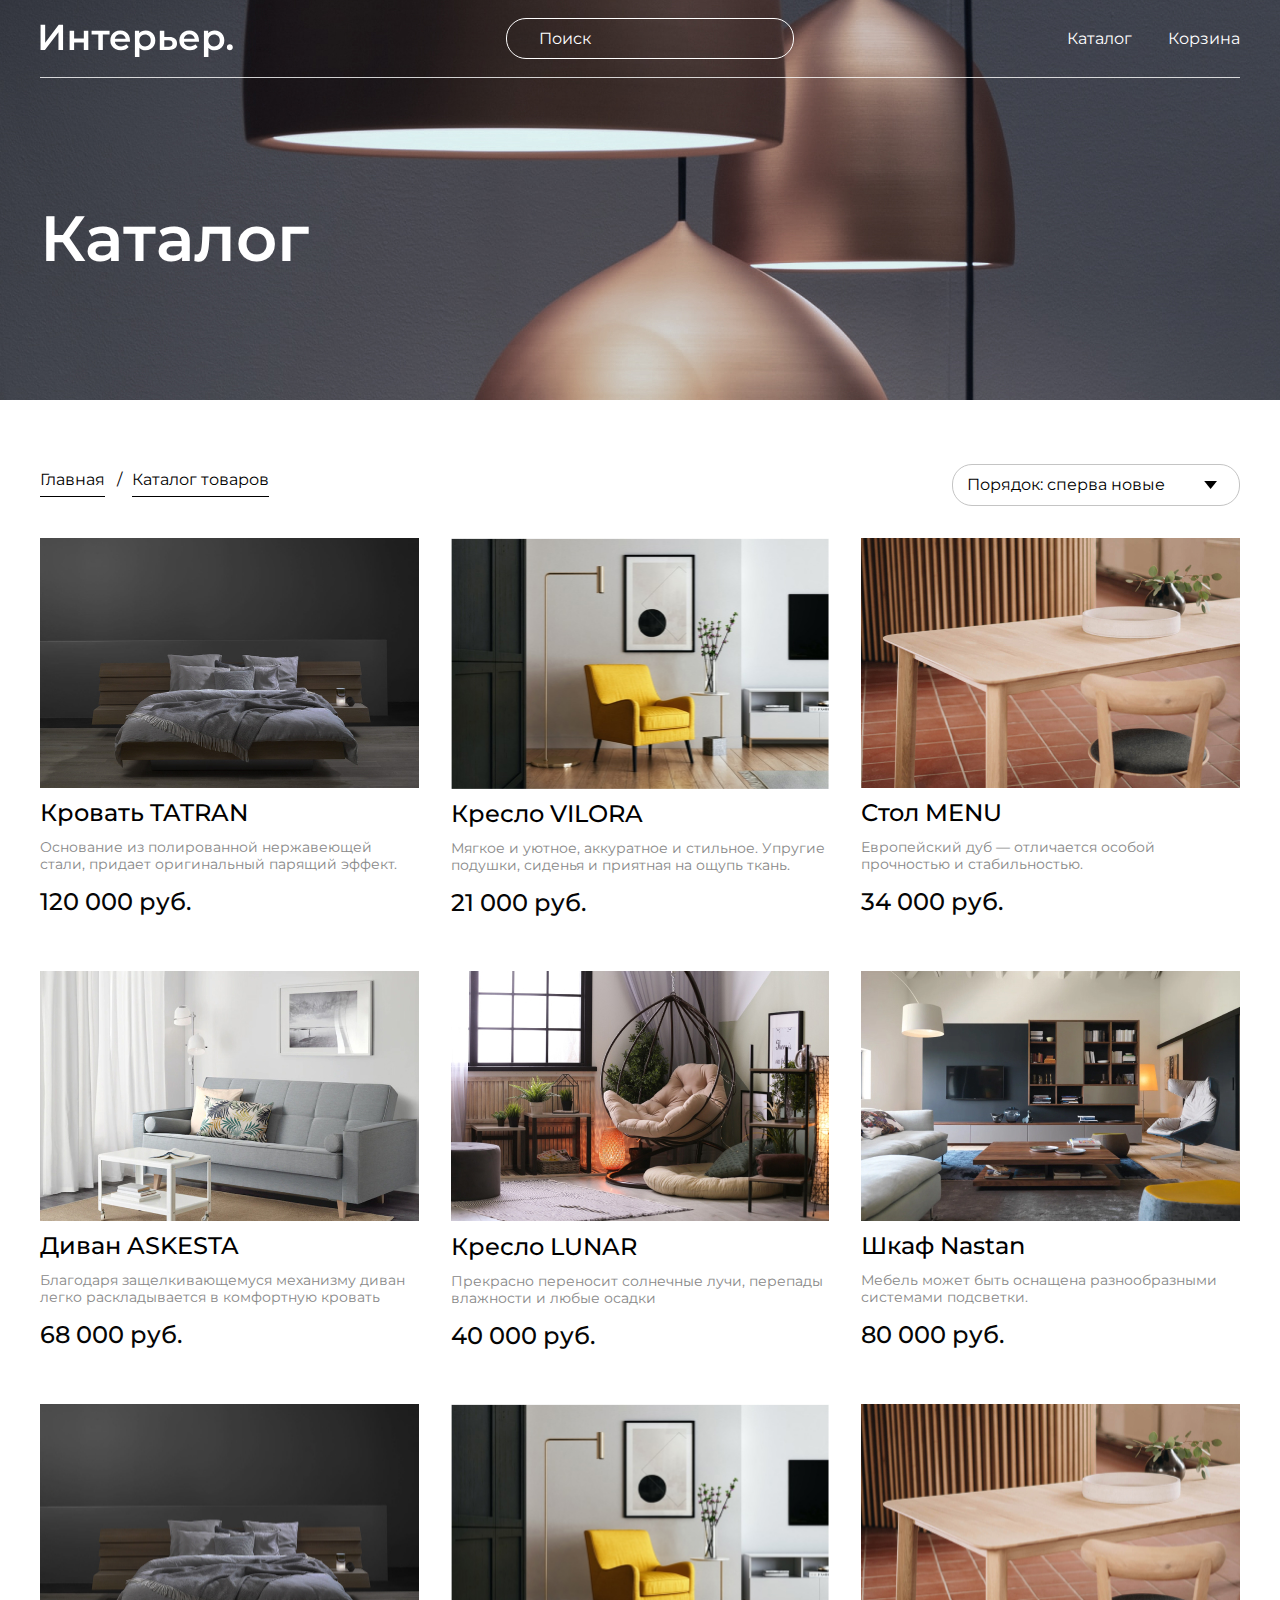
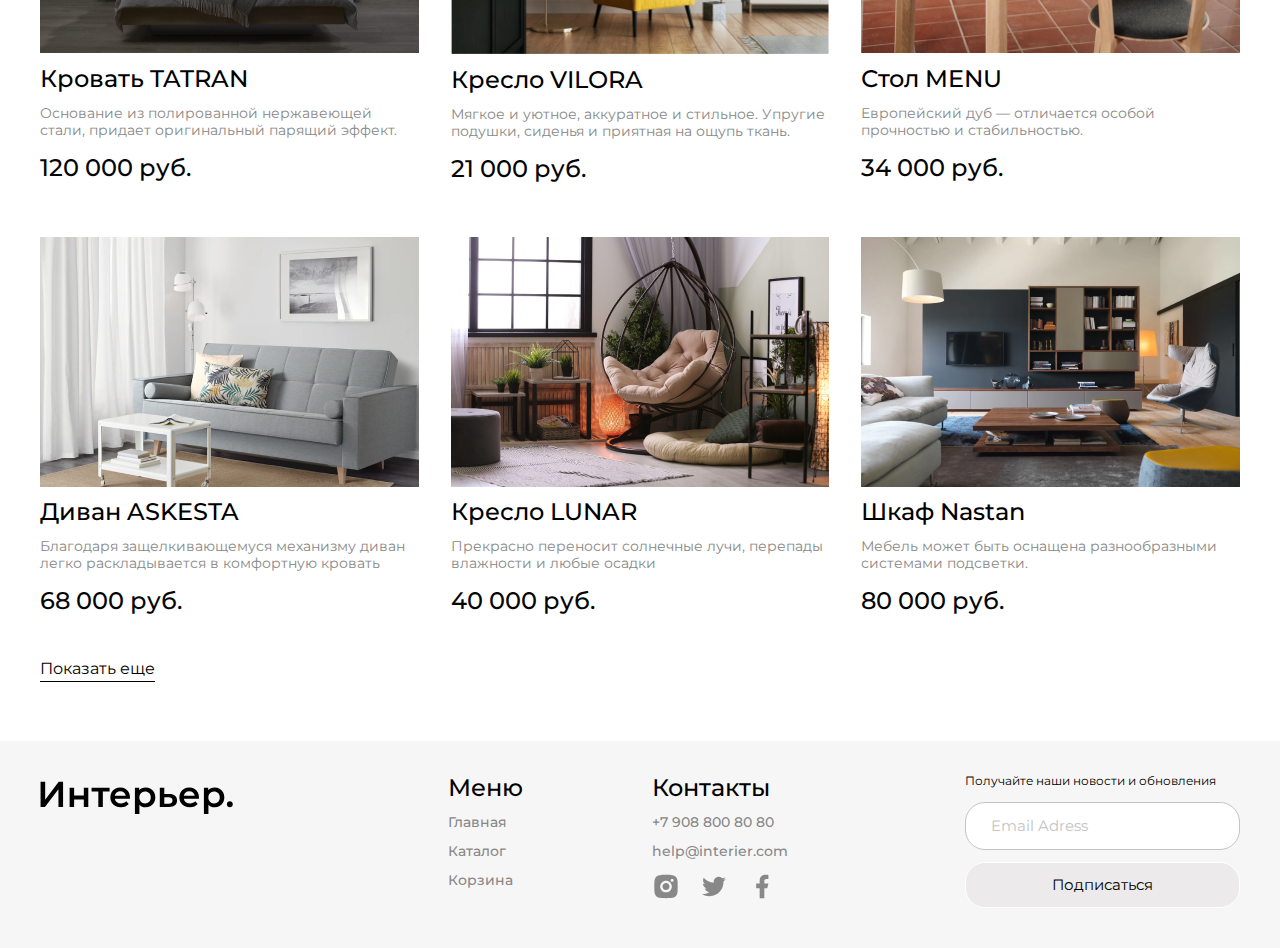
<file: catalog.html>
<!DOCTYPE html>
<html lang="ru">
  <head>
    <meta charset="UTF-8" />
    <meta http-equiv="X-UA-Compatible" content="IE=edge" />
    <meta name="viewport" content="width=device-width, initial-scale=1.0" />
    <link rel="stylesheet" href="css/normalize.css" />
    <link rel="stylesheet" href="css/style.css" />
    <link type="image/x-icon" rel="shortcut icon" href="/favicon.ico" />
    <link type="Image/x-icon" href="/favicon.ico" rel="icon" />
    <title>Каталог</title>
    <link rel="preconnect" href="https://fonts.googleapis.com" />
    <link rel="preconnect" href="https://fonts.gstatic.com" crossorigin />
    <link
      href="https://fonts.googleapis.com/css2?family=Montserrat:wght@400;500;600&display=swap"
      rel="stylesheet"
    />
  </head>

  <body>
    <div class="top top-catalog">
      <header class="header container" id="top">
        <div class="container flex header__container">
          <a class="logo" href="index.html" title="Логотип Компании">
            <img class="logo__img" src="img/logo.svg" alt="logo" />
          </a>
          <form class="header__form" action="#">
            <input class="top__input" type="text" placeholder="Поиск" />
          </form>
          <nav class="header__nav">
            <a class="nav-link" href="catalog.html" title="Каталог">Каталог</a>
            <a class="nav-link" href="cart.html">Корзина</a>
          </nav>
          <div class="menu-mob">
            <a href="#"
              ><svg
                width="20"
                height="19"
                viewBox="0 0 20 19"
                fill="none"
                xmlns="http://www.w3.org/2000/svg"
              >
                <g clip-path="url(#clip0_310_614)">
                  <path
                    d="M5.7515 2.99141C4.59282 4.14838 3.91891 5.70363 3.86709 7.34023C3.81528 8.97682 4.38946 10.5716 5.47264 11.7995C6.55581 13.0275 8.06645 13.7962 9.69672 13.9491C11.2973 14.0991 12.8949 13.6444 14.1757 12.6766L17.5069 16.0085L17.5069 16.0085C17.5897 16.0914 17.6881 16.1571 17.7963 16.2019C17.9046 16.2468 18.0206 16.2698 18.1377 16.2698C18.2549 16.2698 18.3709 16.2468 18.4791 16.2019C18.5873 16.1571 18.6857 16.0914 18.7685 16.0085C18.8514 15.9257 18.9171 15.8274 18.9619 15.7191C19.0068 15.6109 19.0298 15.4949 19.0298 15.3777C19.0298 15.2606 19.0068 15.1446 18.9619 15.0363C18.9171 14.9281 18.8514 14.8298 18.7685 14.7469L18.7685 14.7469L15.4368 11.416C16.4021 10.135 16.8547 8.53846 16.7038 6.93943C16.5501 5.31054 15.7816 3.80139 14.5547 2.719C13.3277 1.63662 11.7345 1.06232 10.0992 1.11292C8.46381 1.16352 6.90917 1.83523 5.7515 2.99141ZM5.7515 2.99141L5.82216 3.06217L5.7515 2.99141ZM13.5895 4.25366C14.0271 4.68416 14.3751 5.19703 14.6135 5.76269C14.8518 6.32835 14.9758 6.93561 14.9783 7.54944C14.9808 8.16327 14.8618 8.77152 14.628 9.3391C14.3943 9.90669 14.0505 10.4224 13.6164 10.8564C13.1824 11.2905 12.6667 11.6343 12.0991 11.868C11.5315 12.1018 10.9233 12.2208 10.3094 12.2183C9.6956 12.2158 9.08834 12.0918 8.52268 11.8535C7.95702 11.6151 7.44415 11.2671 7.01365 10.8295C6.15334 9.95509 5.67341 8.77613 5.6784 7.54944C5.6834 6.32275 6.17291 5.14773 7.04032 4.28033C7.90772 3.41292 9.08274 2.92341 10.3094 2.91841C11.5361 2.91342 12.7151 3.39335 13.5895 4.25366Z"
                    fill="white"
                    stroke="white"
                    stroke-width="0.2"
                  />
                </g>
                <defs>
                  <clipPath id="clip0_310_614">
                    <rect
                      width="19"
                      height="19"
                      fill="white"
                      transform="translate(0.800537)"
                    />
                  </clipPath>
                </defs>
              </svg>
            </a>
            <a href="catalog.html"
              ><svg
                width="20"
                height="21"
                viewBox="0 0 20 21"
                fill="none"
                xmlns="http://www.w3.org/2000/svg"
              >
                <rect
                  x="0.800537"
                  y="0.900024"
                  width="4.57143"
                  height="4.57143"
                  fill="white"
                />
                <rect
                  x="0.800537"
                  y="8.21436"
                  width="4.57143"
                  height="4.57143"
                  fill="white"
                />
                <rect
                  x="0.800537"
                  y="15.5286"
                  width="4.57143"
                  height="4.57143"
                  fill="white"
                />
                <rect
                  x="8.11401"
                  y="8.21436"
                  width="4.57143"
                  height="4.57143"
                  fill="white"
                />
                <rect
                  x="8.11401"
                  y="15.5286"
                  width="4.57143"
                  height="4.57143"
                  fill="white"
                />
                <rect
                  x="8.11401"
                  y="0.900024"
                  width="4.57143"
                  height="4.57143"
                  fill="white"
                />
                <rect
                  x="15.4285"
                  y="8.21436"
                  width="4.57143"
                  height="4.57143"
                  fill="white"
                />
                <rect
                  x="15.4285"
                  y="15.5286"
                  width="4.57143"
                  height="4.57143"
                  fill="white"
                />
                <rect
                  x="15.4285"
                  y="0.900024"
                  width="4.57143"
                  height="4.57143"
                  fill="white"
                />
              </svg>
            </a>
            <a href="cart.html">
              <svg
                width="25"
                height="25"
                viewBox="0 0 25 25"
                fill="none"
                xmlns="http://www.w3.org/2000/svg"
              >
                <path
                  d="M14.5834 20.8333C15.1359 20.8333 15.6658 20.6138 16.0566 20.2231C16.4473 19.8324 16.6667 19.3025 16.6667 18.75C16.6667 18.1974 16.4473 17.6675 16.0566 17.2768C15.6658 16.8861 15.1359 16.6666 14.5834 16.6666C14.0309 16.6666 13.501 16.8861 13.1103 17.2768C12.7196 17.6675 12.5001 18.1974 12.5001 18.75C12.5001 19.3025 12.7196 19.8324 13.1103 20.2231C13.501 20.6138 14.0309 20.8333 14.5834 20.8333ZM7.29174 20.8333C7.84428 20.8333 8.37418 20.6138 8.76488 20.2231C9.15558 19.8324 9.37508 19.3025 9.37508 18.75C9.37508 18.1974 9.15558 17.6675 8.76488 17.2768C8.37418 16.8861 7.84428 16.6666 7.29174 16.6666C6.73921 16.6666 6.20931 16.8861 5.81861 17.2768C5.4279 17.6675 5.20841 18.1974 5.20841 18.75C5.20841 19.3025 5.4279 19.8324 5.81861 20.2231C6.20931 20.6138 6.73921 20.8333 7.29174 20.8333ZM20.873 6.16975C21.133 6.16136 21.3796 6.05217 21.5606 5.86525C21.7416 5.67834 21.8428 5.42836 21.8428 5.16819C21.8428 4.90801 21.7416 4.65804 21.5606 4.47112C21.3796 4.28421 21.133 4.17501 20.873 4.16663H19.674C18.7345 4.16663 17.922 4.81871 17.7178 5.73538L16.4126 11.6125C16.2084 12.5291 15.3959 13.1812 14.4563 13.1812H6.63133L5.12924 7.17079H14.8636C15.1212 7.15904 15.3644 7.04844 15.5425 6.86199C15.7206 6.67555 15.82 6.42761 15.82 6.16975C15.82 5.91189 15.7206 5.66395 15.5425 5.47751C15.3644 5.29106 15.1212 5.18046 14.8636 5.16871H5.12924C4.82473 5.16862 4.5242 5.23796 4.25051 5.37145C3.97682 5.50495 3.73716 5.69909 3.54976 5.93911C3.36236 6.17913 3.23215 6.45872 3.16903 6.75662C3.10591 7.05452 3.11154 7.36289 3.1855 7.65829L4.68758 13.6666C4.79586 14.1002 5.046 14.485 5.39821 14.7601C5.75042 15.0351 6.18447 15.1844 6.63133 15.1843H14.4563C15.368 15.1845 16.2524 14.8736 16.9636 14.3032C17.6748 13.7327 18.1701 12.9368 18.3678 12.0468L19.674 6.16975H20.873Z"
                  fill="white"
                />
              </svg>
            </a>
          </div>
        </div>
      </header>
      <section class="hero">
        <div class="container">
          <h1 class="hero__title catalog-title">Каталог</h1>
        </div>
      </section>
    </div>

    <section class="catalog">
      <div class="container">
        <div class="catalog__menu flex">
          <ul class="catalog__top flex list-reset">
            <li class="catalog__listlink">
              <a class="catalog-link" href="index.html">Главная</a>
            </li>
            <li class="catalog__listlink">
              <a class="catalog-link" href="catalog.html">Каталог товаров</a>
            </li>
          </ul>
          <div class="select">
            <select name="select">
              <option selected value="value1">Порядок: сперва новые</option>
            </select>
          </div>
        </div>
        <ul class="catalog__list list-reset">
          <li class="catalog__item">
            <picture>
              <source
                srcset="img/catalog-black-bad-375.jpg"
                media="(max-width: 576px)"
              />
              <source
                srcset="img/catalog-black-bad-834.jpg"
                media="(max-width: 834px)"
              />
              <img
                class="catalog__img"
                src="img/catalog-1.jpg"
                alt="photo product"
              />
            </picture>
            <h3 class="catalog__subtitle">Кровать TATRAN</h3>
            <p class="catalog__text">
              Основание из&nbsp;полированной нержавеющей стали, придает
              оригинальный парящий эффект.
            </p>
            <p class="catalog__price">120 000 руб.</p>
          </li>
          <li class="catalog__item">
            <picture>
              <source
                srcset="img/catalog-2-375.jpg"
                media="(max-width: 576px)"
              />
              <source
                srcset="img/catalog-2-834.jpg"
                media="(max-width: 834px)"
              />
              <img
                class="catalog__img"
                src="img/product1.jpg"
                alt="photo product"
              />
            </picture>
            <h3 class="catalog__subtitle">Кресло VILORA</h3>
            <p class="catalog__text">
              Мягкое и уютное, аккуратное и стильное. Упругие подушки, сиденья и
              приятная на ощупь ткань.
            </p>
            <p class="catalog__price">21 000 руб.</p>
          </li>
          <li class="catalog__item">
            <picture>
              <source
                srcset="img/catalog-3-375.jpg"
                media="(max-width: 576px)"
              />
              <source
                srcset="img/catalog-3-834.jpg"
                media="(max-width: 834px)"
              />
              <img
                class="catalog__img"
                src="img/catalog-3.jpg"
                alt="photo product"
              />
            </picture>
            <h3 class="catalog__subtitle">Стол MENU</h3>
            <p class="catalog__text">
              Европейский дуб&nbsp;&mdash; отличается особой прочностью
              и&nbsp;стабильностью.
            </p>
            <p class="catalog__price">34 000 руб.</p>
          </li>
          <li class="catalog__item">
            <picture>
              <source
                srcset="img/catalog-3-375.jpg"
                media="(max-width: 576px)"
              />
              <source
                srcset="img/catalog-3-834.jpg"
                media="(max-width: 834px)"
              />
              <img
                class="catalog__img"
                src="img/catalog-4.jpg"
                alt="photo product"
              />
            </picture>
            <h3 class="catalog__subtitle">Диван ASKESTA</h3>
            <p class="catalog__text">
              Благодаря защелкивающемуся механизму диван легко раскладывается
              в&nbsp;комфортную кровать
            </p>
            <p class="catalog__price">68 000 руб.</p>
          </li>
          <li class="catalog__item">
            <picture>
              <source
                srcset="img/catalog-2-375.jpg"
                media="(max-width: 576px)"
              />
              <source
                srcset="img/catalog-2-834.jpg"
                media="(max-width: 834px)"
              />
              <img
                class="catalog__img"
                src="img/catalog-5.jpg"
                alt="photo product"
              />
            </picture>
            <h3 class="catalog__subtitle">Кресло LUNAR</h3>
            <p class="catalog__text">
              Прекрасно переносит солнечные лучи, перепады влажности
              и&nbsp;любые осадки
            </p>
            <p class="catalog__price">40 000 руб.</p>
          </li>
          <li class="catalog__item">
            <picture>
              <source
                srcset="img/catalog-2-375.jpg"
                media="(max-width: 576px)"
              />
              <source
                srcset="img/catalog-2-834.jpg"
                media="(max-width: 834px)"
              />
              <img
                class="catalog__img"
                src="img/catalog-6.jpg"
                alt="photo product"
              />
            </picture>
            <h3 class="catalog__subtitle">Шкаф Nastan</h3>
            <p class="catalog__text">
              Мебель может быть оснащена разнообразными системами подсветки.
            </p>
            <p class="catalog__price">80 000 руб.</p>
          </li>
          <li class="catalog__item">
            <picture>
              <source
                srcset="img/catalog-black-bad-375.jpg"
                media="(max-width: 576px)"
              />
              <source
                srcset="img/catalog-black-bad-834.jpg"
                media="(max-width: 834px)"
              />
              <img
                class="catalog__img"
                src="img/catalog-1.jpg"
                alt="photo product"
              />
            </picture>
            <h3 class="catalog__subtitle">Кровать TATRAN</h3>
            <p class="catalog__text">
              Основание из&nbsp;полированной нержавеющей стали, придает
              оригинальный парящий эффект.
            </p>
            <p class="catalog__price">120 000 руб.</p>
          </li>
          <li class="catalog__item">
            <picture>
              <source
                srcset="img/catalog-2-375.jpg"
                media="(max-width: 576px)"
              />
              <source
                srcset="img/catalog-2-834.jpg"
                media="(max-width: 834px)"
              />
              <img
                class="catalog__img"
                src="img/product1.jpg"
                alt="photo product"
              />
            </picture>
            <h3 class="catalog__subtitle">Кресло VILORA</h3>
            <p class="catalog__text">
              Мягкое и уютное, аккуратное и стильное. Упругие подушки, сиденья и
              приятная на ощупь ткань.
            </p>
            <p class="catalog__price">21 000 руб.</p>
          </li>
          <li class="catalog__item">
            <picture>
              <source
                srcset="img/catalog-2-375.jpg"
                media="(max-width: 576px)"
              />
              <source
                srcset="img/catalog-2-834.jpg"
                media="(max-width: 834px)"
              />
              <img
                class="catalog__img"
                src="img/catalog-3.jpg"
                alt="photo product"
              />
            </picture>
            <h3 class="catalog__subtitle">Стол MENU</h3>
            <p class="catalog__text">
              Европейский дуб&nbsp;&mdash; отличается особой прочностью
              и&nbsp;стабильностью.
            </p>
            <p class="catalog__price">34 000 руб.</p>
          </li>
          <li class="catalog__item">
            <picture>
              <source
                srcset="img/catalog-2-375.jpg"
                media="(max-width: 576px)"
              />
              <source
                srcset="img/catalog-2-834.jpg"
                media="(max-width: 834px)"
              />
              <img
                class="catalog__img"
                src="img/catalog-4.jpg"
                alt="photo product"
              />
            </picture>
            <h3 class="catalog__subtitle">Диван ASKESTA</h3>
            <p class="catalog__text">
              Благодаря защелкивающемуся механизму диван легко раскладывается
              в&nbsp;комфортную кровать
            </p>
            <p class="catalog__price">68 000 руб.</p>
          </li>
          <li class="catalog__item">
            <picture>
              <source
                srcset="img/catalog-2-375.jpg"
                media="(max-width: 576px)"
              />
              <source
                srcset="img/catalog-2-834.jpg"
                media="(max-width: 834px)"
              />
              <img
                class="catalog__img"
                src="img/catalog-5.jpg"
                alt="photo product"
              />
            </picture>
            <h3 class="catalog__subtitle">Кресло LUNAR</h3>
            <p class="catalog__text">
              Прекрасно переносит солнечные лучи, перепады влажности
              и&nbsp;любые осадки
            </p>
            <p class="catalog__price">40 000 руб.</p>
          </li>
          <li class="catalog__item">
            <picture>
              <source
                srcset="img/catalog-2-375.jpg"
                media="(max-width: 576px)"
              />
              <source
                srcset="img/catalog-2-834.jpg"
                media="(max-width: 834px)"
              />
              <img
                class="catalog__img"
                src="img/catalog-6.jpg"
                alt="photo product"
              />
            </picture>
            <h3 class="catalog__subtitle">Шкаф Nastan</h3>
            <p class="catalog__text">
              Мебель может быть оснащена разнообразными системами подсветки.
            </p>
            <p class="catalog__price">80 000 руб.</p>
          </li>
        </ul>
        <a class="catalog-link" href="catalog.html">Показать еще</a>
      </div>
    </section>

    <footer class="footer">
      <div class="container footer__container flex">
        <a class="logo" href="index.html" title="Логотип Компании">
          <svg
            class="footer__logo"
            width="193"
            height="33"
            viewbox="0 0 193 33"
            fill="none"
            xmlns="http://www.w3.org/2000/svg"
          >
            <path
              d="M0.564 0.799998H5.172V18.692L18.708 0.799998H23.064V26H18.456V8.144L4.92 26H0.564V0.799998ZM29.6256 6.776H34.1256V14.588H43.8096V6.776H48.3096V26H43.8096V18.404H34.1256V26H29.6256V6.776ZM69.5684 10.592H62.8364V26H58.3364V10.592H51.5684V6.776H69.5684V10.592ZM89.9888 16.496C89.9888 16.808 89.9648 17.252 89.9168 17.828H74.8328C75.0968 19.244 75.7808 20.372 76.8848 21.212C78.0128 22.028 79.4048 22.436 81.0608 22.436C83.1728 22.436 84.9128 21.74 86.2808 20.348L88.6928 23.12C87.8288 24.152 86.7368 24.932 85.4168 25.46C84.0968 25.988 82.6088 26.252 80.9528 26.252C78.8408 26.252 76.9808 25.832 75.3728 24.992C73.7648 24.152 72.5168 22.988 71.6288 21.5C70.7648 19.988 70.3328 18.284 70.3328 16.388C70.3328 14.516 70.7528 12.836 71.5928 11.348C72.4568 9.836 73.6448 8.66 75.1568 7.82C76.6688 6.98 78.3728 6.56 80.2688 6.56C82.1408 6.56 83.8088 6.98 85.2728 7.82C86.7608 8.636 87.9128 9.8 88.7288 11.312C89.5688 12.8 89.9888 14.528 89.9888 16.496ZM80.2688 10.16C78.8288 10.16 77.6048 10.592 76.5968 11.456C75.6128 12.296 75.0128 13.424 74.7968 14.84H85.7048C85.5128 13.448 84.9248 12.32 83.9408 11.456C82.9568 10.592 81.7328 10.16 80.2688 10.16ZM105.567 6.56C107.439 6.56 109.107 6.968 110.571 7.784C112.059 8.6 113.223 9.752 114.063 11.24C114.903 12.728 115.323 14.444 115.323 16.388C115.323 18.332 114.903 20.06 114.063 21.572C113.223 23.06 112.059 24.212 110.571 25.028C109.107 25.844 107.439 26.252 105.567 26.252C102.975 26.252 100.923 25.388 99.4107 23.66V32.984H94.9107V6.776H99.1947V9.296C99.9387 8.384 100.851 7.7 101.931 7.244C103.035 6.788 104.247 6.56 105.567 6.56ZM105.063 22.4C106.719 22.4 108.075 21.848 109.131 20.744C110.211 19.64 110.751 18.188 110.751 16.388C110.751 14.588 110.211 13.136 109.131 12.032C108.075 10.928 106.719 10.376 105.063 10.376C103.983 10.376 103.011 10.628 102.147 11.132C101.283 11.612 100.599 12.308 100.095 13.22C99.5907 14.132 99.3387 15.188 99.3387 16.388C99.3387 17.588 99.5907 18.644 100.095 19.556C100.599 20.468 101.283 21.176 102.147 21.68C103.011 22.16 103.983 22.4 105.063 22.4ZM129.449 13.112C131.897 13.112 133.769 13.664 135.065 14.768C136.385 15.872 137.045 17.432 137.045 19.448C137.045 21.56 136.325 23.192 134.885 24.344C133.445 25.496 131.417 26.06 128.801 26.036L119.801 26V6.776H124.301V13.076L129.449 13.112ZM128.405 22.724C129.725 22.748 130.733 22.472 131.429 21.896C132.125 21.32 132.473 20.48 132.473 19.376C132.473 18.296 132.137 17.504 131.465 17C130.793 16.496 129.773 16.232 128.405 16.208L124.301 16.172V22.688L128.405 22.724ZM159.001 16.496C159.001 16.808 158.977 17.252 158.929 17.828H143.845C144.109 19.244 144.793 20.372 145.897 21.212C147.025 22.028 148.417 22.436 150.073 22.436C152.185 22.436 153.925 21.74 155.293 20.348L157.705 23.12C156.841 24.152 155.749 24.932 154.429 25.46C153.109 25.988 151.621 26.252 149.965 26.252C147.853 26.252 145.993 25.832 144.385 24.992C142.777 24.152 141.529 22.988 140.641 21.5C139.777 19.988 139.345 18.284 139.345 16.388C139.345 14.516 139.765 12.836 140.605 11.348C141.469 9.836 142.657 8.66 144.169 7.82C145.681 6.98 147.385 6.56 149.281 6.56C151.153 6.56 152.821 6.98 154.285 7.82C155.773 8.636 156.925 9.8 157.741 11.312C158.581 12.8 159.001 14.528 159.001 16.496ZM149.281 10.16C147.841 10.16 146.617 10.592 145.609 11.456C144.625 12.296 144.025 13.424 143.809 14.84H154.717C154.525 13.448 153.937 12.32 152.953 11.456C151.969 10.592 150.745 10.16 149.281 10.16ZM174.578 6.56C176.45 6.56 178.118 6.968 179.582 7.784C181.07 8.6 182.234 9.752 183.074 11.24C183.914 12.728 184.334 14.444 184.334 16.388C184.334 18.332 183.914 20.06 183.074 21.572C182.234 23.06 181.07 24.212 179.582 25.028C178.118 25.844 176.45 26.252 174.578 26.252C171.986 26.252 169.934 25.388 168.422 23.66V32.984H163.922V6.776H168.206V9.296C168.95 8.384 169.862 7.7 170.942 7.244C172.046 6.788 173.258 6.56 174.578 6.56ZM174.074 22.4C175.73 22.4 177.086 21.848 178.142 20.744C179.222 19.64 179.762 18.188 179.762 16.388C179.762 14.588 179.222 13.136 178.142 12.032C177.086 10.928 175.73 10.376 174.074 10.376C172.994 10.376 172.022 10.628 171.158 11.132C170.294 11.612 169.61 12.308 169.106 13.22C168.602 14.132 168.35 15.188 168.35 16.388C168.35 17.588 168.602 18.644 169.106 19.556C169.61 20.468 170.294 21.176 171.158 21.68C172.022 22.16 172.994 22.4 174.074 22.4ZM189.83 26.252C189.014 26.252 188.318 25.976 187.742 25.424C187.166 24.848 186.878 24.128 186.878 23.264C186.878 22.376 187.154 21.656 187.706 21.104C188.282 20.552 188.99 20.276 189.83 20.276C190.67 20.276 191.366 20.552 191.918 21.104C192.494 21.656 192.782 22.376 192.782 23.264C192.782 24.128 192.494 24.848 191.918 25.424C191.342 25.976 190.646 26.252 189.83 26.252Z"
              fill="#000000"
            />
          </svg>
        </a>
        <div class="footer__content flex">
          <div class="footer__info flex">
            <nav class="footer__nav flex">
              <h3 class="footer__caption">Меню</h3>
              <a class="footer__link" href="index.html">Главная</a>
              <a class="footer__link" href="catalog.html">Каталог</a>
              <a class="footer__link" href="#">Корзина</a>
            </nav>
            <div class="footer__contacts flex">
              <h3 class="footer__caption">Контакты</h3>
              <a class="footer__link" href="tel:+79088008080"
                >+7 908 800 80 80</a
              >
              <a class="footer__link" href="mailto:help@interier.com"
                >help@interier.com</a
              >
              <div class="footer__social flex">
                <a
                  class="footer__link-svg"
                  href="#"
                  title="Ссылка на соцсеть Инстаграмм"
                >
                  <svg
                    width="28"
                    height="29"
                    viewBox="0 0 28 29"
                    fill="none"
                    xmlns="http://www.w3.org/2000/svg"
                  >
                    <g clip-path="url(#clip0_5139_60)">
                      <path
                        d="M14 2.83398C17.1698 2.83398 17.5653 2.84565 18.809 2.90398C20.0515 2.96232 20.8973 3.15715 21.6417 3.44648C22.4117 3.74282 23.0603 4.14415 23.709 4.79165C24.3022 5.37486 24.7613 6.08034 25.0542 6.85898C25.3423 7.60215 25.5383 8.44915 25.5967 9.69165C25.6515 10.9353 25.6667 11.3308 25.6667 14.5007C25.6667 17.6705 25.655 18.066 25.5967 19.3097C25.5383 20.5522 25.3423 21.398 25.0542 22.1423C24.7621 22.9214 24.303 23.627 23.709 24.2097C23.1256 24.8027 22.4202 25.2617 21.6417 25.5548C20.8985 25.843 20.0515 26.039 18.809 26.0973C17.5653 26.1522 17.1698 26.1673 14 26.1673C10.8302 26.1673 10.4347 26.1557 9.191 26.0973C7.9485 26.039 7.10267 25.843 6.35834 25.5548C5.57938 25.2625 4.87378 24.8034 4.291 24.2097C3.69764 23.6265 3.23859 22.921 2.94584 22.1423C2.6565 21.3992 2.46167 20.5522 2.40334 19.3097C2.3485 18.066 2.33334 17.6705 2.33334 14.5007C2.33334 11.3308 2.345 10.9353 2.40334 9.69165C2.46167 8.44798 2.6565 7.60332 2.94584 6.85898C3.23778 6.07986 3.69694 5.37419 4.291 4.79165C4.87395 4.19809 5.5795 3.739 6.35834 3.44648C7.10267 3.15715 7.94734 2.96232 9.191 2.90398C10.4347 2.84915 10.8302 2.83398 14 2.83398ZM14 8.66732C12.4529 8.66732 10.9692 9.2819 9.87521 10.3759C8.78125 11.4698 8.16667 12.9536 8.16667 14.5007C8.16667 16.0477 8.78125 17.5315 9.87521 18.6254C10.9692 19.7194 12.4529 20.334 14 20.334C15.5471 20.334 17.0308 19.7194 18.1248 18.6254C19.2188 17.5315 19.8333 16.0477 19.8333 14.5007C19.8333 12.9536 19.2188 11.4698 18.1248 10.3759C17.0308 9.2819 15.5471 8.66732 14 8.66732V8.66732ZM21.5833 8.37565C21.5833 7.98888 21.4297 7.61794 21.1562 7.34445C20.8827 7.07096 20.5118 6.91732 20.125 6.91732C19.7382 6.91732 19.3673 7.07096 19.0938 7.34445C18.8203 7.61794 18.6667 7.98888 18.6667 8.37565C18.6667 8.76243 18.8203 9.13336 19.0938 9.40685C19.3673 9.68034 19.7382 9.83398 20.125 9.83398C20.5118 9.83398 20.8827 9.68034 21.1562 9.40685C21.4297 9.13336 21.5833 8.76243 21.5833 8.37565ZM14 11.0007C14.9283 11.0007 15.8185 11.3694 16.4749 12.0258C17.1313 12.6822 17.5 13.5724 17.5 14.5007C17.5 15.4289 17.1313 16.3191 16.4749 16.9755C15.8185 17.6319 14.9283 18.0007 14 18.0007C13.0717 18.0007 12.1815 17.6319 11.5251 16.9755C10.8688 16.3191 10.5 15.4289 10.5 14.5007C10.5 13.5724 10.8688 12.6822 11.5251 12.0258C12.1815 11.3694 13.0717 11.0007 14 11.0007V11.0007Z"
                        fill="#888888"
                      />
                    </g>
                    <defs>
                      <clipPath id="clip0_5139_60">
                        <rect
                          width="28"
                          height="28"
                          fill="white"
                          transform="translate(0 0.50061)"
                        />
                      </clipPath>
                    </defs>
                  </svg>
                </a>
                <a
                  class="footer__link-svg"
                  href="#"
                  title="Ссылка на соцсеть Твиттер"
                >
                  <svg
                    width="28"
                    height="29"
                    viewBox="0 0 28 29"
                    fill="none"
                    xmlns="http://www.w3.org/2000/svg"
                  >
                    <g clip-path="url(#clip0_5139_57)">
                      <path
                        d="M25.8557 7.09919C24.965 7.49317 24.0205 7.75191 23.0533 7.86686C24.0727 7.2572 24.8357 6.29771 25.2 5.16719C24.2433 5.73652 23.1945 6.13552 22.1013 6.35136C21.3671 5.5657 20.3938 5.04465 19.3328 4.86921C18.2718 4.69377 17.1826 4.87376 16.2345 5.38122C15.2864 5.88868 14.5325 6.69516 14.09 7.67528C13.6475 8.65541 13.5412 9.75427 13.7877 10.801C11.8476 10.7038 9.94973 10.1996 8.21718 9.3213C6.48462 8.44296 4.95616 7.21008 3.73101 5.70269C3.29735 6.44755 3.06946 7.29429 3.07067 8.15619C3.07067 9.84786 3.93167 11.3424 5.24067 12.2174C4.46602 12.193 3.70841 11.9838 3.03101 11.6072V11.6679C3.03124 12.7945 3.42111 13.8864 4.1345 14.7584C4.84789 15.6304 5.8409 16.2289 6.94517 16.4524C6.22606 16.6472 5.47203 16.676 4.74017 16.5364C5.05152 17.5061 5.65835 18.3543 6.4757 18.962C7.29305 19.5697 8.27999 19.9066 9.29834 19.9255C8.28624 20.7204 7.12738 21.308 5.88804 21.6547C4.64869 22.0014 3.35316 22.1005 2.07551 21.9462C4.30582 23.3805 6.90212 24.142 9.55384 24.1395C18.529 24.1395 23.4372 16.7044 23.4372 10.2562C23.4372 10.0462 23.4313 9.83386 23.422 9.62619C24.3773 8.93572 25.2019 8.08038 25.8568 7.10036L25.8557 7.09919Z"
                        fill="#888888"
                      />
                    </g>
                    <defs>
                      <clipPath id="clip0_5139_57">
                        <rect
                          width="28"
                          height="28"
                          fill="white"
                          transform="translate(0 0.500488)"
                        />
                      </clipPath>
                    </defs>
                  </svg>
                </a>
                <a
                  class="footer__link-svg"
                  href="#"
                  title="Ссылка на соцсеть Инстаграмм"
                >
                  <svg
                    width="28"
                    height="29"
                    viewBox="0 0 28 29"
                    fill="none"
                    xmlns="http://www.w3.org/2000/svg"
                  >
                    <g clip-path="url(#clip0_5139_54)">
                      <path
                        d="M16.3333 16.2218H19.25L20.4167 11.5552H16.3333V9.22184C16.3333 8.02018 16.3333 6.88851 18.6667 6.88851H20.4167V2.96851C20.0363 2.91834 18.6002 2.80518 17.0835 2.80518C13.916 2.80518 11.6667 4.73834 11.6667 8.28851V11.5552H8.16666V16.2218H11.6667V26.1385H16.3333V16.2218Z"
                        fill="#888888"
                      />
                    </g>
                    <defs>
                      <clipPath id="clip0_5139_54">
                        <rect
                          width="28"
                          height="28"
                          fill="white"
                          transform="translate(0 0.471802)"
                        />
                      </clipPath>
                    </defs>
                  </svg>
                </a>
              </div>
            </div>
          </div>
          <form class="footer__form flex" action="#">
            <p class="footer__form-text">Получайте наши новости и обновления</p>
            <input
              class="footer__input"
              type="email"
              placeholder="Email Adress"
            />
            <button class="footer__btn btn-reset" type="submit">
              Подписаться
            </button>
          </form>
        </div>
      </div>
    </footer>
  </body>
</html>
</file>
<file: css/style.css>
@charset "UTF-8";
html {
  box-sizing: border-box;
}

*,
*::before,
*::after {
  box-sizing: inherit;
}

input[type=number]::-webkit-inner-spin-button,
input[type=number]::-webkit-outer-spin-button {
  opacity: 0.6;
}

/* убираем браузерную обводку */
button:active,
button:focus {
  outline: none;
}

button::-moz-focus-inner {
  border: 0;
}

select {
  -webkit-appearance: none;
     -moz-appearance: none;
          appearance: none;
  background-color: transparent;
  border: none;
  padding: 0 1em 0 0;
  margin: 0;
  width: 100%;
  font-family: inherit;
  font-size: inherit;
  cursor: inherit;
  line-height: inherit;
  outline: none;
}

a {
  color: inherit;
  text-decoration: none;
}

img {
  max-width: 100%;
}

* {
  padding: 0;
  margin: 0;
}

body {
  font-family: "Montserrat", sans-serif;
  min-width: 320px;
}

/* glob */
.list-reset {
  margin: 0;
  padding: 0;
  list-style: none;
}

.flex {
  display: flex;
}

.container {
  padding-left: calc(50% - 600px);
  padding-right: calc(50% - 600px);
}

.subtitle {
  margin: 0;
  margin-bottom: 32px;
  font-weight: 600;
  font-size: 48px;
  line-height: 59px;
  color: #000000;
}

.btn-reset {
  padding: 0;
  border: none;
  background-color: transparent;
  cursor: pointer;
}

/* top */
.top {
  margin-bottom: 64px;
  height: 735px;
  background-image: url(../img/heroBack.jpg);
  background-size: cover;
  background-repeat: no-repeat;
  background-position: center;
}

.top-catalog {
  height: 400px;
  background-image: url(../img/catalog-top.jpg);
}

/* header */
.header {
  height: 76px;
}

.logo {
  padding-top: 8px;
}

.menu-mob {
  display: none;
}

.header__container {
  padding: 16px 0;
  justify-content: space-between;
  align-items: center;
  border-bottom: 0.5px solid rgba(255, 255, 255, 0.8);
}

.menu-mob {
  display: none;
}

.top__input {
  width: 288px;
  height: 41px;
  padding: 0 32px;
  border: 1px solid #fff;
  border-radius: 20px;
  outline: none;
  background-color: transparent;
}

.top__input::-moz-placeholder {
  font-weight: 400;
  font-size: 16px;
  line-height: 20px;
  color: #fff;
}

.top__input::placeholder {
  font-weight: 400;
  font-size: 16px;
  line-height: 20px;
  color: #fff;
}

.nav-link {
  position: relative;
  font-size: 16px;
  line-height: 20px;
  font-weight: 400;
  font-size: 16px;
  line-height: 20px;
  color: #fff;
}

.nav-link:not(:last-child) {
  margin-right: 32px;
}

.nav-link::after {
  content: "";
  display: block;
  position: absolute;
  left: 0;
  width: 0;
  height: 1px;
  background-color: #fff;
  transition: width 0.4s ease-out;
}

.nav-link:hover::after {
  width: 100%;
}

/* hero */
.hero__title {
  max-width: 768px;
  margin: 0;
  padding-top: 64px;
  margin-bottom: 16px;
  font-weight: 600;
  font-size: 64px;
  line-height: 70px;
  color: #fff;
}

.catalog-title {
  margin: 0;
  padding-top: 127px;
}

.hero__text {
  margin: 0;
  margin-bottom: 16px;
  font-size: 24px;
  line-height: 32px;
  color: #fff;
}

.hero__link {
  font-size: 16px;
  line-height: 24px;
  color: #fff;
  text-decoration-line: underline;
}
.hero__link:hover {
  text-decoration: none;
}

/* for */
.for {
  margin-bottom: 64px;
}
.for__heading {
  margin-bottom: 32px;
  font-weight: 600;
  font-size: 48px;
  line-height: 59px;
}
.for__list {
  display: grid;
  grid-gap: 32px;
  grid-template-columns: repeat(12, 1fr);
}
.for__list-item {
  height: 415px;
  grid-column: span 4;
  display: flex;
  align-items: center;
  justify-content: center;
  font-style: normal;
  font-weight: 600;
  font-size: 34px;
  line-height: 41px;
  color: #fff;
}
.for__item-big {
  grid-column: span 6;
}
.for__item-1 {
  background-image: url(../img/for-1.jpg);
}
.for__item-2 {
  background-image: url(../img/for-2.jpg);
}
.for__item-3 {
  background-image: url(../img/for-3.jpg);
}
.for__item-4 {
  background-image: url(../img/for-4.jpg);
}
.for__item-5 {
  background-image: url(../img/for-5.jpg);
}

/* offer */
.offer {
  margin-bottom: 72px;
}
.offer__title {
  font-weight: 600;
  font-size: 48px;
  line-height: 59px;
  color: #000000;
}
.offer__list {
  display: grid;
  grid-template-columns: repeat(12, 1fr);
  grid-gap: 32px;
}
.offer__item {
  display: block;
  min-height: 377px;
  grid-column: span 4;
  transition: transform 0.3s;
}
.offer__subtitle {
  margin: 0;
  margin-bottom: 8px;
  padding-top: 6px;
  font-weight: 500;
  font-size: 24px;
  line-height: 29px;
  color: #000000;
}
.offer__text {
  margin: 0;
  margin-bottom: 16px;
  font-size: 14px;
  line-height: 17px;
  color: #888888;
}
.offer__price {
  display: flex;
}
.offer__new {
  margin-right: 32px;
  font-weight: 500;
  font-size: 24px;
  line-height: 29px;
  color: #050505;
}
.offer__old {
  font-weight: 500;
  font-size: 24px;
  line-height: 29px;
  text-decoration-line: line-through;
  color: #888888;
  text-decoration-line: line-through;
}

/* catalog */
.catalog {
  margin-bottom: 60px;
}
.catalog__list {
  display: grid;
  grid-template-columns: repeat(12, 1fr);
  margin-bottom: 42px;
  grid-column-gap: 32px;
  grid-row-gap: 54px;
}
.catalog__item {
  grid-column: span 4;
  min-height: 377px;
  transition: transform 0.3s;
}
.catalog__img {
  margin-bottom: 6px;
}
.catalog__subtitle {
  margin: 0;
  margin-bottom: 12px;
  font-weight: 500;
  font-size: 24px;
  line-height: 29px;
  color: #000000;
}
.catalog__text {
  margin: 0;
  margin-bottom: 14px;
  font-weight: 400;
  font-size: 14px;
  line-height: 17px;
  color: #888888;
}
.catalog__price {
  font-weight: 500;
  font-size: 24px;
  line-height: 29px;
  color: #050505;
}

.catalog__menu {
  margin-bottom: 32px;
  justify-content: space-between;
}

.catalog__top {
  gap: 2px;
}

/* select */
.select {
  display: grid;
  grid-template-areas: "select";
  align-items: center;
  width: 100%;
  min-width: 288px;
  max-width: 288px;
  padding: 10px 14px;
  padding-right: 22px;
  cursor: pointer;
  border: 1px solid #c4c4c4;
  border-radius: 20px;
  font-weight: 400;
  font-size: 16px;
  line-height: 20px;
}

.select::after {
  content: "";
  justify-self: end;
  width: 0.8em;
  height: 0.5em;
  background-color: #000;
  -webkit-clip-path: polygon(100% 0%, 0 0%, 50% 100%);
          clip-path: polygon(100% 0%, 0 0%, 50% 100%);
}

select,
.select:after {
  grid-area: select;
}

.catalog__listlink {
  font-style: normal;
  font-weight: 400;
  font-size: 16px;
  line-height: 32px;
  color: #000000;
}

.catalog__listlink:not(:last-child)::after {
  content: "/";
  padding-left: 8px;
  padding-right: 8px;
}

.catalog-link {
  position: relative;
  font-weight: 400;
  font-size: 16px;
  line-height: 24px;
  color: #000000;
  transition: color 0.3s ease-in-out, -webkit-text-decoration 0.4s ease-out;
  transition: color 0.3s ease-in-out, text-decoration 0.4s ease-out;
  transition: color 0.3s ease-in-out, text-decoration 0.4s ease-out, -webkit-text-decoration 0.4s ease-out;
}

.catalog-link::after {
  content: "";
  display: block;
  position: absolute;
  right: 0;
  height: 1px;
  background-color: #000;
  transition: width 0.4s ease-out, background-color 0.1s ease-out;
  width: 100%;
}

.catalog-link:hover::after {
  width: 0;
  background-color: #888;
}

.catalog-link:hover {
  color: #888;
}

/* footer */
.footer {
  background: #f7f6f6;
}

.footer__container {
  justify-content: space-between;
  flex-wrap: wrap;
  padding-top: 32px;
  padding-bottom: 40px;
}

.footer__content {
  width: 792px;
  flex-wrap: wrap;
  justify-content: space-between;
}

.footer__info {
  gap: 129px;
}

.footer__nav {
  flex-direction: column;
  gap: 12px;
}

.footer__contacts {
  flex-direction: column;
  gap: 12px;
}

.footer__caption {
  margin: 0;
  font-weight: 500;
  font-size: 24px;
  line-height: 29px;
  color: #000000;
}

.footer__link {
  position: relative;
  font-weight: 500;
  font-size: 14px;
  line-height: 17px;
  color: #888888;
  text-decoration: none;
  transition: color 0.3s ease-in-out;
}
.footer__link:hover {
  color: #000;
}

.footer__link::after {
  content: "";
  display: block;
  position: absolute;
  left: 0;
  width: 0;
  height: 1px;
  background-color: #888;
  transition: width 0.3s ease-out;
}

.footer__link:hover::after {
  width: 100%;
}

.footer__social {
  align-items: center;
  gap: 20px;
}

.footer__form {
  width: 275px;
  flex-direction: column;
  gap: 12px;
}

.footer__form-text {
  margin: 0;
  margin-bottom: 2px;
  font-weight: 400;
  font-size: 12px;
  line-height: 15px;
}

.footer__input {
  padding: 14px 25px;
  background: #fff;
  border: 1px solid #c4c4c4;
  box-sizing: border-box;
  border-radius: 20px;
  font-style: normal;
  font-weight: normal;
  font-size: 15px;
  line-height: 18px;
  color: #c4c4c4;
}

.footer__input::-moz-placeholder {
  font-weight: 400;
  font-size: 15px;
  line-height: 18px;
  color: #c4c4c4;
}

.footer__input::placeholder {
  font-weight: 400;
  font-size: 15px;
  line-height: 18px;
  color: #c4c4c4;
}

.footer__btn {
  background: rgba(222, 215, 215, 0.41);
  border: 1px solid #fff;
  box-sizing: border-box;
  border-radius: 20px;
  width: 275px;
  height: 46px;
  font-size: 15px;
  line-height: 18px;
  color: #000;
  transition: color 0.3s ease-in-out, background-color 0.3s ease-in-out;
}

.footer__btn:hover {
  background-color: #000;
  color: #fff;
}

.footer__link-svg path {
  transition: fill 0.3s ease-in-out;
}

.footer__link-svg:hover path {
  fill: #000;
}
@keyframes heartbeat {
  from {
    transform: scale(1);
    transform-origin: center center;
    animation-timing-function: ease-out;
  }
  10% {
    transform: scale(0.91);
    animation-timing-function: ease-in;
  }
  17% {
    transform: scale(0.98);
    animation-timing-function: ease-out;
  }
  33% {
    transform: scale(0.87);
    animation-timing-function: ease-in;
  }
  45% {
    transform: scale(1);
    animation-timing-function: ease-out;
  }
}
.top-cart {
  margin-bottom: 64px;
  height: 400px;
  background-image: url(../img/topcart.jpg);
  background-repeat: no-repeat;
  background-size: cover;
  background-position: center;
}

.menu-mob {
  display: none;
}

.heading-big {
  margin: 0;
  padding-top: 127px;
  font-style: normal;
  font-weight: 600;
  font-size: 64px;
  line-height: 70px;
  color: #fff;
}

.offer__cart {
  margin-bottom: 64px;
}

.cart {
  display: grid;
  grid-template-columns: repeat(12, 1fr);
  row-gap: 32px;
  -moz-column-gap: 32px;
       column-gap: 32px;
  margin-bottom: 64px;
}
.cart__name-box {
  padding-left: 5px;
  padding-right: 28px;
  margin-bottom: 14px;
  display: flex;
  justify-content: space-between;
}
.cart__item {
  display: flex;
  justify-content: space-between;
  align-items: flex-start;
  border-top: 0.5px solid #cacdd8;
  padding-top: 26px;
  padding-bottom: 32px;
}
.cart__item-input {
  width: 71px;
  height: 51px;
  border: none;
  padding: 14px;
  padding-left: 20px;
  background: #f7f6f6;
  border-radius: 6px;
  font-style: normal;
  font-weight: 600;
  font-size: 14px;
  line-height: 210%;
  color: #000;
}
.cart__item-2 {
  padding-top: 32px;
}
.cart__left {
  display: flex;
  gap: 32px;
}
.cart__info {
  width: 276px;
  display: flex;
  flex-direction: column;
  gap: 14px;
}
.cart__info-title {
  font-style: normal;
  font-weight: 500;
  font-size: 24px;
  line-height: 29px;
  color: #000;
}
.cart__info-text {
  font-style: normal;
  font-weight: 400;
  font-size: 14px;
  line-height: 17px;
  color: #888;
}
.cart__info-price {
  font-style: normal;
  font-weight: 500;
  font-size: 16px;
  line-height: 20px;
  color: #050505;
}
.cart__info .cart__link {
  font-style: normal;
  font-weight: 400;
  font-size: 14px;
  line-height: 210%;
  color: #000;
  text-decoration-line: underline;
}
.cart__info .cart__link:not(:last-child) {
  margin-right: 30px;
}
.cart__btn-box {
  display: flex;
  gap: 7px;
  margin-top: 17px;
}
.cart__btn {
  width: 200px;
  height: 37px;
  padding: 10px 20px;
  font-style: normal;
  font-weight: 400;
  font-size: 14px;
  line-height: 17px;
  color: #020202;
  border: 1px solid #000;
  border-radius: 50px;
  transition: background-color 0.3s ease-in-out, color 0.3s ease-in-out;
}
.cart__btn:hover {
  background-color: #000;
  color: #fff;
}
.cart__content {
  grid-column: span 8;
}
.cart__form-box {
  padding: 42px 27px;
  grid-column: span 4;
  background: #f7f6f6;
  border-radius: 20px;
  height: 556px;
}
.cart__form-title {
  margin: 0;
  margin-bottom: 35px;
  text-align: center;
  font-style: normal;
  font-weight: 600;
  font-size: 24px;
  line-height: 36px;
  color: #000;
}
.cart__form {
  margin-bottom: 63px;
}
.cart__input:not(:last-child) {
  margin-bottom: 39px;
}
.cart__input {
  font-family: "Montserrat";
  font-style: normal;
  font-weight: 400;
  font-size: 14px;
  line-height: 17px;
  outline: none;
  padding-bottom: 3px;
  width: 288px;
  background: transparent;
  border: none;
  border-bottom: 1px solid #cacdd8;
}
.cart__input::-moz-placeholder {
  color: #000;
}
.cart__input::placeholder {
  color: #000;
}
.cart__check {
  display: flex;
  flex-direction: column;
  align-items: center;
}
.cart .total {
  margin-bottom: 18px;
  text-align: center;
  font-style: normal;
  font-weight: 400;
  font-size: 24px;
  line-height: 29px;
  color: #000;
}
.cart .total__price {
  font-weight: 500;
}
.cart__form-btn {
  width: 290px;
  padding: 10px 70px;
  font-style: normal;
  font-weight: 400;
  font-size: 16px;
  line-height: 20px;
  color: #000;
  border: 1px solid #040404;
  border-radius: 20px;
  transition: background-color 0.3s ease-in-out, color 0.3s ease-in-out;
}
.cart__form-btn:hover {
  background-color: #000;
  color: #fff;
}
.cart .heartbeat {
  animation: heartbeat 1.5s ease-in-out 2 both;
}
.cart__img {
  align-self: flex-start;
}

.offer__list {
  margin-bottom: 40px;
}

@media (max-width: 1024px) {
  .container {
    padding-left: calc(50% - 393px);
    padding-right: calc(50% - 393px);
  }
  .top {
    background-image: url(../img/bgi-834.jpg);
  }
  .top-catalog {
    height: 400px;
    background-image: url(../img/catalog-top.jpg);
  }
  .for__item-1 {
    background-image: url(../img/555.jpg);
  }
  .for__item-2 {
    background-image: url(../img/for-2-tablet.jpg);
  }
  .for__item-3 {
    background-image: url(../img/for-3-tablet.jpg);
  }
  .for__item-4 {
    background-image: url(../img/for-4-tablet.jpg);
  }
  .for__item-5 {
    background-image: url(../img/for-5-tablet.jpg);
  }
  .for__list {
    grid-gap: 30px;
  }
  .for__list-item {
    height: 268px;
  }
  .offer {
    margin-bottom: 64px;
  }
  .offer__list {
    grid-template-columns: repeat(8, 1fr);
    grid-column-gap: 29px;
    grid-row-gap: 39px;
    margin-bottom: 33px;
  }
  .catalog {
    margin-bottom: 65px;
  }
  .catalog__list {
    grid-template-columns: repeat(8, 1fr);
    grid-column-gap: 29px;
    grid-row-gap: 37px;
    margin-bottom: 40px;
  }
  .catalog__subtitle {
    margin-bottom: 11px;
  }
  .footer__logo {
    display: none;
  }
  .footer__container {
    padding-top: 24px;
    padding-bottom: 32px;
  }
  .cart {
    grid-template-columns: repeat(8, 1fr);
    row-gap: 64px;
  }
  .cart__btn-box {
    margin-top: 2px;
  }
}
@media (min-width: 768px) and (max-width: 833px) {
  .container {
    padding-left: 24px;
    padding-right: 24px;
  }
  .offer__title {
    font-size: 43px;
  }
}
@media (max-width: 767px) {
  .container {
    padding-left: 16px;
    padding-right: 16px;
  }
  .top {
    margin-bottom: 32px;
  }
  .header__container {
    padding: 32px 0;
    border-bottom: none;
  }
  .menu-mob {
    display: flex;
    align-items: center;
    gap: 32px;
  }
  .top__input {
    display: none;
  }
  .header__nav {
    display: none;
  }
  .logo__img {
    width: 99px;
  }
  .catalog-title {
    padding-top: 90px;
  }
  .heading-big {
    padding-top: 82px;
    font-size: 48px;
    line-height: 59px;
    text-align: center;
  }
  .hero {
    display: flex;
    flex-direction: column;
    align-items: center;
  }
  .hero__title {
    font-size: 48px;
    line-height: 59px;
    text-align: center;
  }
  .hero__text {
    font-size: 16px;
    line-height: 32px;
  }
  .hero__link {
    font-size: 14px;
    line-height: 24px;
    text-decoration-line: underline;
  }
  .for {
    margin-bottom: 32px;
  }
  .for__heading {
    font-size: 24px;
    line-height: 29px;
  }
  .for__list {
    grid-template-columns: repeat(4, 1fr);
    grid-gap: 16px;
  }
  .for__list-item {
    grid-column: 1/-1;
    height: 375px;
    font-size: 28px;
    line-height: 34px;
  }
  .for__item-big {
    height: 244px;
  }
  .offer {
    margin-bottom: 32px;
  }
  .offer__title {
    max-width: 50%;
    font-size: 24px;
    line-height: 29px;
  }
  .offer__list {
    grid-template-columns: repeat(4, 1fr);
    grid-gap: 32px;
  }
  .offer__item {
    height: 350px;
    grid-column: 1/-1;
  }
  .offer__subtitle {
    font-size: 18px;
    line-height: 22px;
  }
  .offer__new, .offer__old {
    font-size: 18px;
    line-height: 22px;
  }
  .catalog {
    margin-bottom: 32px;
  }
  .catalog__menu {
    flex-direction: column;
    gap: 16px;
  }
  .catalog__title {
    font-size: 24px;
    line-height: 29px;
  }
  .catalog__list {
    grid-template-columns: repeat(4, 1fr);
  }
  .catalog__item {
    height: 349px;
    grid-column: 1/-1;
  }
  .catalog__subtitle {
    font-size: 18px;
    line-height: 22px;
  }
  .catalog__price {
    font-size: 18px;
    line-height: 22px;
  }
  .cart {
    grid-template-columns: repeat(4, 1fr);
    grid-gap: 48px;
    margin-bottom: 48px;
  }
  .cart__content, .cart__form-box {
    grid-column: 1/-1;
  }
  .cart__name-box {
    display: none;
  }
  .cart__item {
    padding-top: 18px;
    padding-bottom: 24px;
  }
  .cart__img {
    display: none;
  }
  .cart__info-title {
    font-size: 18px;
    line-height: 22px;
  }
  .cart__info-text {
    font-size: 12px;
    line-height: 15px;
  }
  .cart__info-price {
    font-size: 12px;
    line-height: 15px;
  }
  .cart__btn {
    padding: 11px 10px;
    font-size: 12px;
    line-height: 15px;
  }
  .footer__container {
    padding: 32px 0;
  }
  .footer__content {
    justify-content: center;
    gap: 32px;
  }
  .footer__info {
    gap: 100px;
  }
}
@media (max-width: 576px) {
  .header__container {
    padding-top: 48px;
  }
  .hero__title {
    padding-top: 96px;
  }
  .top {
    background-image: url(../img/heroback-375.jpg);
  }
  .for__item-1 {
    background-image: url(../img/for-1-375.jpg);
  }
  .for__item-2 {
    background-image: url(../img/for-2-375.jpg);
  }
  .for__item-3 {
    background-image: url(../img/for-3-375.jpg);
  }
  .for__item-4 {
    background-image: url(../img/for-4-375.jpg);
  }
  .for__item-5 {
    background-image: url(../img/for-5-375.jpg);
  }
  .offer__text {
    margin-bottom: 10px;
  }
  .offer__list {
    row-gap: 0;
    margin-bottom: 0;
  }
  .top-catalog {
    background-image: url(../img/cart-back-375.jpg);
  }
  .catalog {
    margin-bottom: 20;
  }
  .catalog__list {
    grid-row-gap: 0px;
    margin-bottom: 0;
  }
  .catalog__text {
    margin-bottom: 7px;
  }
  .top-cart {
    margin-bottom: 91px;
    background-color: #fff;
    background-image: url(../img/cartback-375.jpg);
  }
  .heading-big {
    padding-top: 96px;
  }
}/*# sourceMappingURL=style.css.map */
</file>
